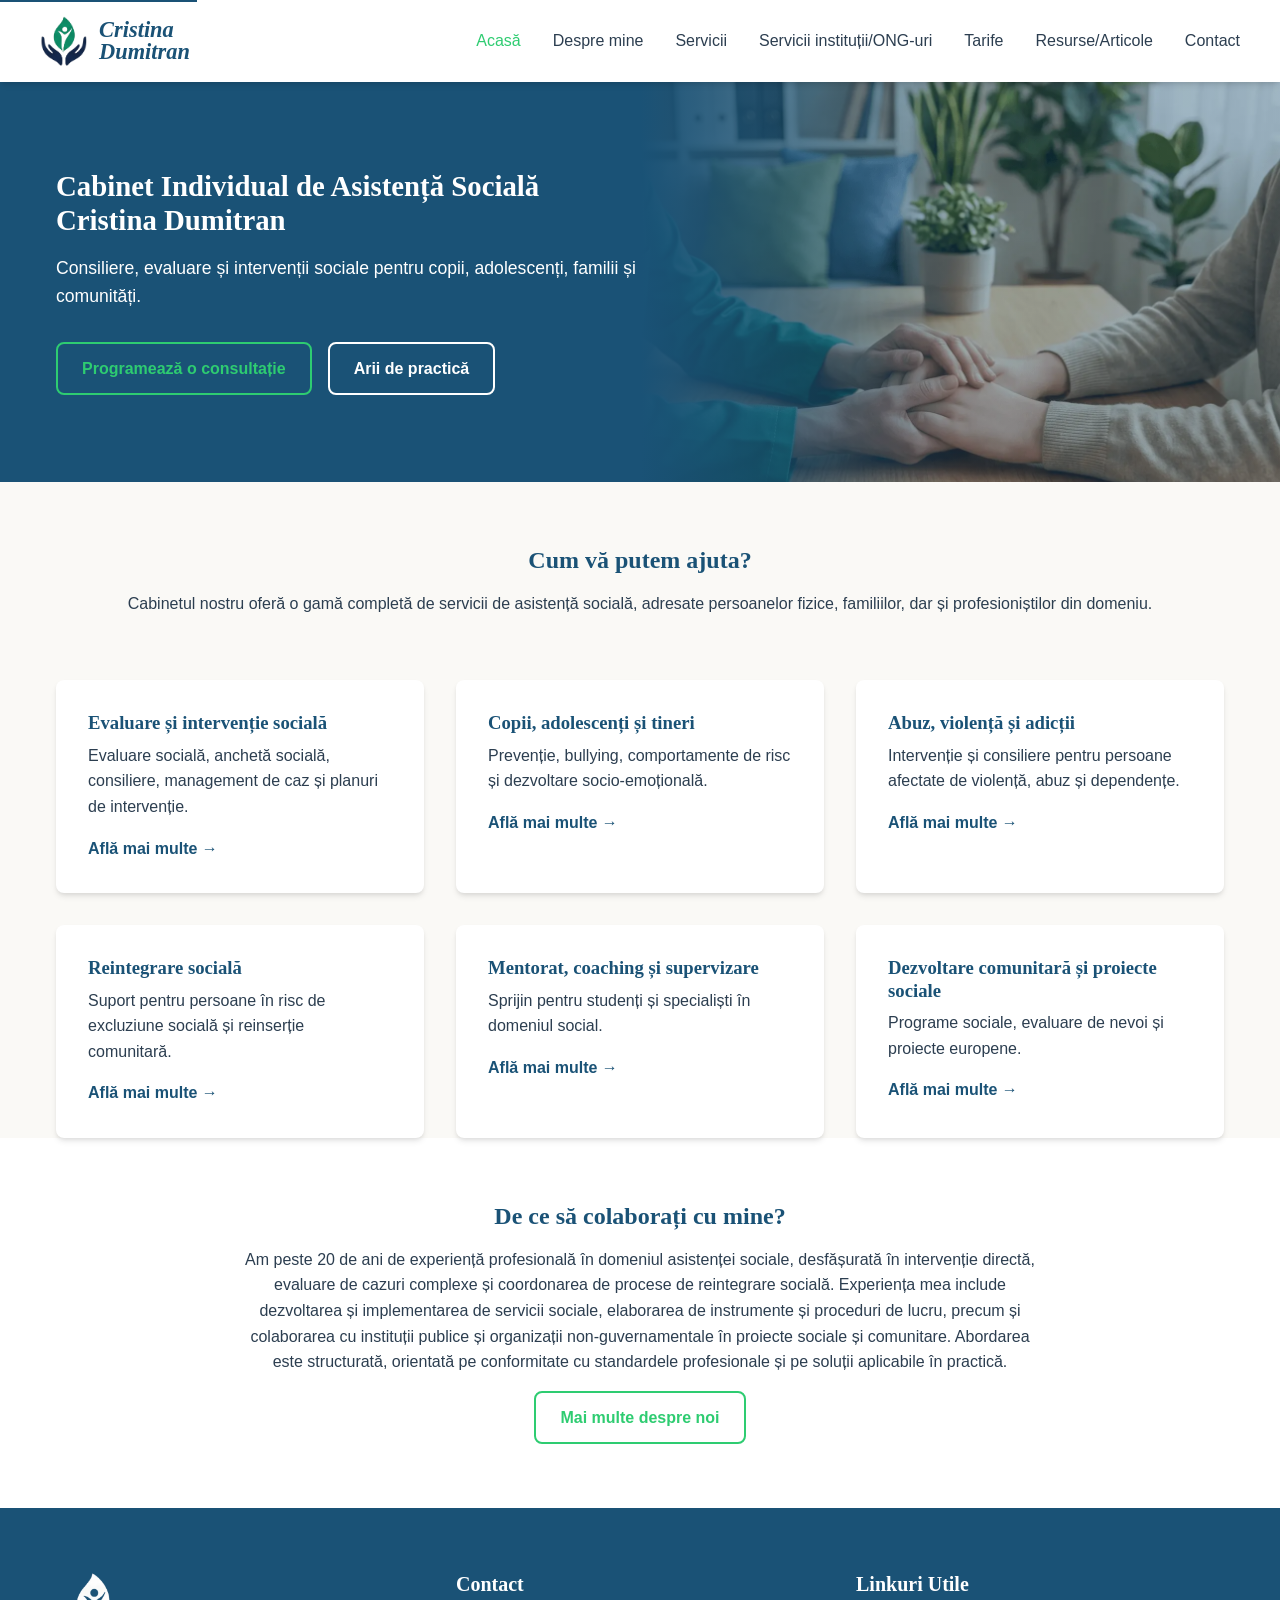
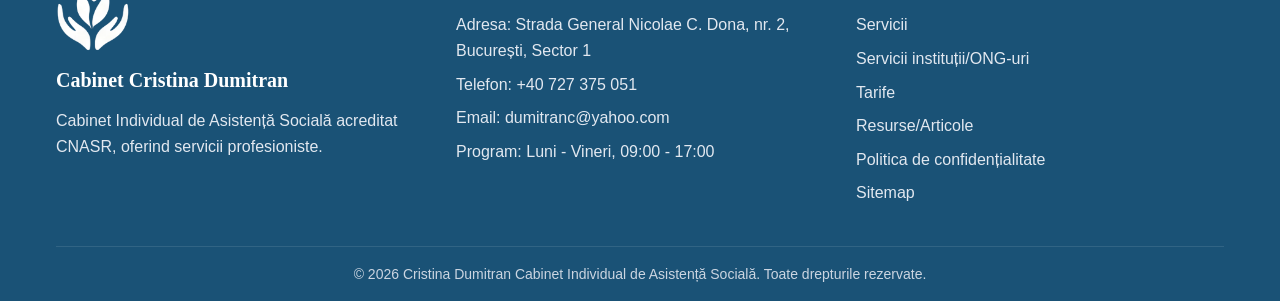
<file: index.html>
<!DOCTYPE html>
<html lang="ro">

<head>
  <meta charset="UTF-8" />
  <meta name="viewport" content="width=device-width, initial-scale=1.0" />

  <!-- SEO Meta -->
  <title>Cabinet Individual de Asistență Socială Cristina Dumitran</title>
  <meta name="description"
    content="Cabinet individual de asistență socială. Oferim servicii de consiliere socială, anchete sociale și evaluări. Contactați-ne pentru o programare." />
  <link rel="canonical" href="https://ciasdumitrancristina.ro/index.html" />

  <!-- Open Graph -->
  <meta property="og:title" content="Cabinet Individual de Asistență Socială Cristina Dumitran" />
  <meta property="og:description"
    content="Cabinet individual de asistență socială. Oferim servicii de consiliere socială, anchete sociale și evaluări." />
  <meta property="og:image" content="https://ciasdumitrancristina.ro/images/og-image.jpg" />
  <meta property="og:url" content="https://ciasdumitrancristina.ro/index.html" />
  <meta property="og:type" content="website" />
  <meta property="og:locale" content="ro_RO" />
  <meta property="og:site_name" content="Cristina Dumitran Cabinet Individual de Asistență Socială" />

  <!-- Twitter Card -->
  <meta name="twitter:card" content="summary_large_image" />
  <meta name="twitter:title" content="Cabinet Individual de Asistență Socială Cristina Dumitran" />
  <meta name="twitter:description"
    content="Cabinet individual de asistență socială. Oferim servicii de consiliere socială, anchete sociale și evaluări." />
  <meta name="twitter:image" content="https://ciasdumitrancristina.ro/images/og-image.jpg" />

  <!-- Geo tags for local SEO -->
  <meta name="geo.region" content="RO-B" />
  <meta name="geo.placename" content="Bucuresti" />
  <meta name="geo.position" content="44.4268;26.1025" />
  <meta name="ICBM" content="44.4268, 26.1025" />

  <!-- Favicon -->
  <link rel="icon" type="image/png" href="/favicon/favicon.png" />
  <link rel="apple-touch-icon" href="/favicon/favicon.png" />

  <!-- Preconnect -->
  <link rel="preconnect" href="https://formtorch.com" />

  <!-- Styles -->
  <link rel="stylesheet" href="/css/style.css" />
  <!-- Structured Data -->
  <script type="application/ld+json">
  {
    "@context": "https://schema.org",
    "@type": "ProfessionalService",
    "name": "Cristina Dumitran Cabinet Individual de Asistență Socială",
    "description": "Cabinet individual de asistență socială acreditat. Oferim servicii de consiliere socială, anchete sociale, evaluări sociale și supervizare.",
    "url": "https://ciasdumitrancristina.ro",
    "telephone": "+40 727 375 051",
    "email": "dumitranc@yahoo.com",
    "address": {
      "@type": "PostalAddress",
      "streetAddress": "Full street address",
      "addressLocality": "Bucuresti",
      "addressRegion": "Bucuresti",
      "postalCode": "Postal code",
      "addressCountry": "RO"
    },
    "geo": {
      "@type": "GeoCoordinates",
      "latitude": "44.4268",
      "longitude": "26.1025"
    },
    "openingHoursSpecification": [
      {
        "@type": "OpeningHoursSpecification",
        "dayOfWeek": ["Monday", "Tuesday", "Wednesday", "Thursday", "Friday"],
        "opens": "09:00",
        "closes": "17:00"
      }
    ],
    "image": "https://ciasdumitrancristina.ro/images/og-image.jpg",
    "priceRange": "$$",
    "areaServed": {
      "@type": "City",
      "name": "Bucuresti"
    }
  }
  </script>
</head>

<body>
  <a href="#main-content" class="skip-link">Salt la conținutul principal</a>

  <div id="header-placeholder"></div>

  <main id="main-content">
    <section class="hero">
      <div class="container">
        <div class="hero-content">
          <h1>Cabinet Individual de Asistență Socială<br>Cristina Dumitran</h1>
          <p>Consiliere, evaluare și intervenții sociale pentru copii, adolescenți, familii și comunități.</p>
          <div class="hero-btns" style="margin-top: 2rem;">
            <a href="/contact.html" class="btn btn-outline">Programează o consultație</a>
            <a href="/servicii.html" class="btn btn-outline" style="color: white; border-color: white;">Arii de
              practică</a>
          </div>
        </div>
      </div>
    </section>

    <section class="container">
      <div style="text-align: center; margin-bottom: var(--spacing-xl); margin-top: var(--spacing-lg);">
        <h2>Cum vă putem ajuta?</h2>
        <p>Cabinetul nostru oferă o gamă completă de servicii de asistență socială, adresate persoanelor
          fizice, familiilor, dar și profesioniștilor din domeniu.</p>
      </div>

      <div class="grid">
        <div class="card">
          <h3>Evaluare și intervenție socială</h3>
          <p>Evaluare socială, anchetă socială, consiliere, management de caz și planuri de intervenție.</p>
          <a href="/servicii.html" style="font-weight: bold; margin-top: 1rem; display: inline-block;">Află mai multe
            →</a>
        </div>
        <div class="card">
          <h3>Copii, adolescenți și tineri</h3>
          <p>Prevenție, bullying, comportamente de risc și dezvoltare socio-emoțională.</p>
          <a href="/servicii.html" style="font-weight: bold; margin-top: 1rem; display: inline-block;">Află mai multe
            →</a>
        </div>
        <div class="card">
          <h3>Abuz, violență și adicții</h3>
          <p>Intervenție și consiliere pentru persoane afectate de violență, abuz și dependențe.</p>
          <a href="/servicii.html" style="font-weight: bold; margin-top: 1rem; display: inline-block;">Află mai multe
            →</a>
        </div>
        <div class="card">
          <h3>Reintegrare socială</h3>
          <p>Suport pentru persoane în risc de excluziune socială și reinserție comunitară.</p>
          <a href="/servicii.html" style="font-weight: bold; margin-top: 1rem; display: inline-block;">Află mai multe
            →</a>
        </div>
        <div class="card">
          <h3>Mentorat, coaching și supervizare</h3>
          <p>Sprijin pentru studenți și specialiști în domeniul social.</p>
          <a href="/servicii.html" style="font-weight: bold; margin-top: 1rem; display: inline-block;">Află mai multe
            →</a>
        </div>
        <div class="card">
          <h3>Dezvoltare comunitară și proiecte sociale</h3>
          <p>Programe sociale, evaluare de nevoi și proiecte europene.</p>
          <a href="/servicii.html" style="font-weight: bold; margin-top: 1rem; display: inline-block;">Află mai multe
            →</a>
        </div>
      </div>
    </section>

    <section style="background-color: var(--color-surface); padding: var(--spacing-xl) 0;">
      <div class="container"
        style="display: grid; grid-template-columns: 1fr; gap: var(--spacing-lg); align-items: center;">
        <div style="text-align: center; max-width: 800px; margin: 0 auto;">
          <h2>De ce să colaborați cu mine?</h2>
          <p style="margin-bottom: var(--spacing-md);">Am peste 20 de ani de experiență profesională în domeniul
            asistenței sociale, desfășurată în intervenție directă, evaluare de cazuri complexe și coordonarea de
            procese de reintegrare socială. Experiența mea include dezvoltarea și implementarea de servicii sociale,
            elaborarea de instrumente și proceduri de lucru, precum și colaborarea cu instituții publice și organizații
            non-guvernamentale în proiecte sociale și comunitare. Abordarea este structurată, orientată pe conformitate
            cu standardele profesionale și pe soluții aplicabile în practică.
          </p>
          <a href="/despre-noi.html" class="btn btn-outline">Mai multe despre noi</a>
        </div>
      </div>
    </section>
  </main>

  <div id="footer-placeholder"></div>

  <script src="/js/main.js" defer></script>
</body>

</html>
</file>
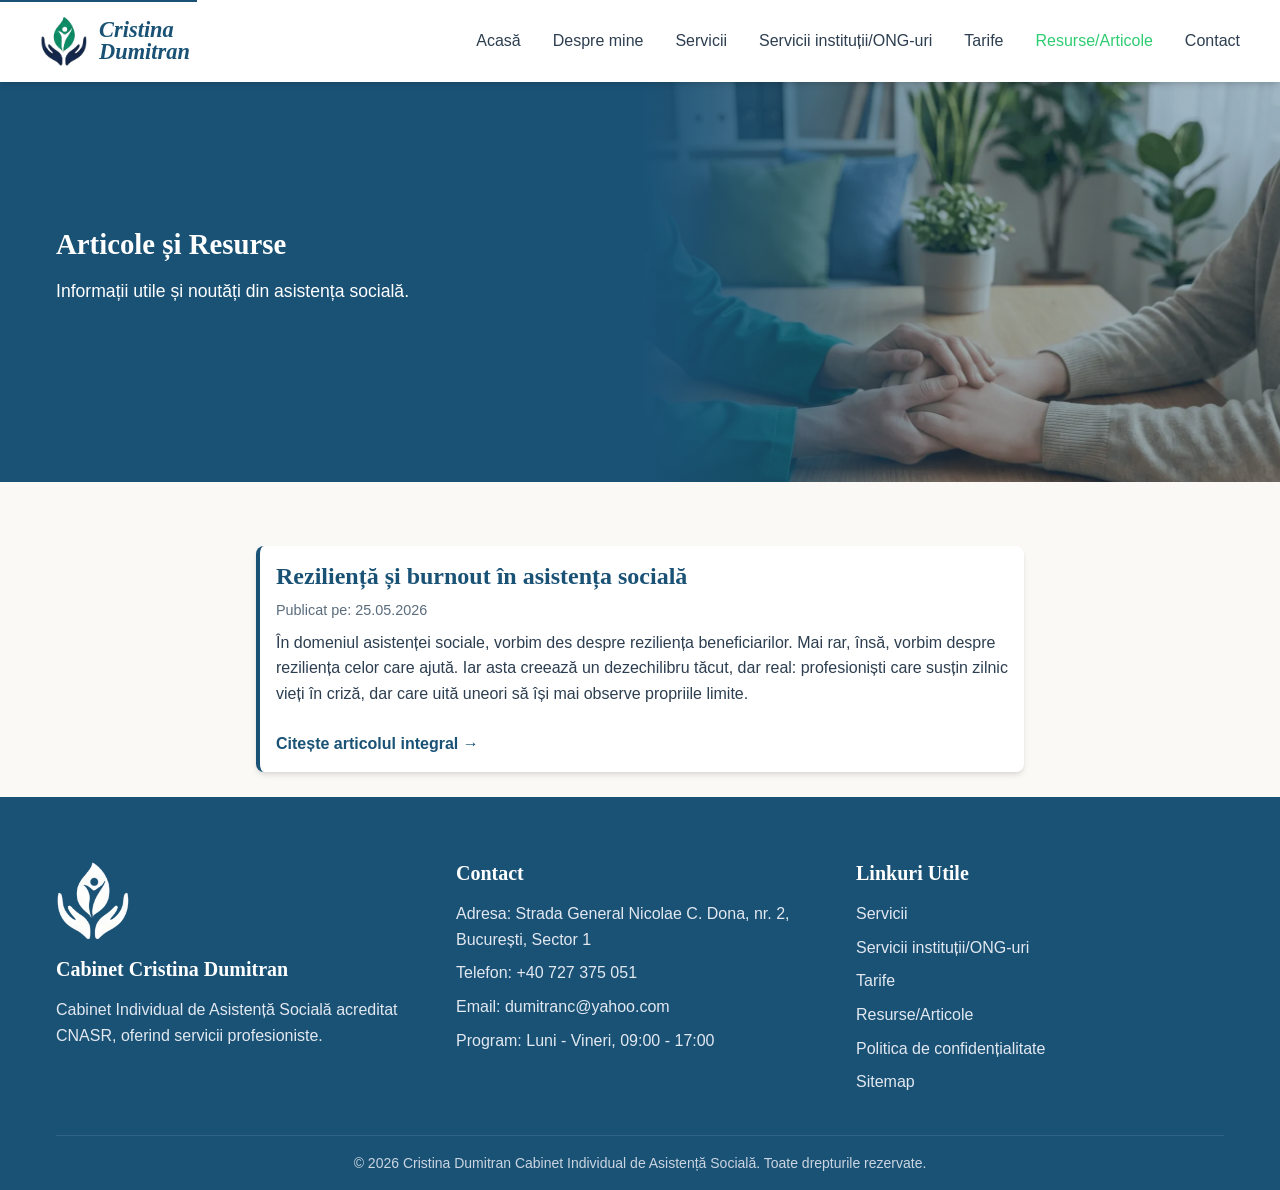
<file: articole/index.html>
<!DOCTYPE html>
<html lang="ro">

<head>
  <meta charset="UTF-8" />
  <meta name="viewport" content="width=device-width, initial-scale=1.0" />
  <title>Articole și Resurse | Cabinet Asistență Socială Cristina Dumitran</title>
  <meta name="description"
    content="Articole, noutăți și resurse din domeniul asistenței sociale, redactate de Cristina Dumitran." />
  <link rel="canonical" href="https://ciasdumitrancristina.ro/articole/index.html" />
  <link rel="icon" type="image/png" href="/favicon/favicon.png" />
  <link rel="apple-touch-icon" href="/favicon/favicon.png" />
  <link rel="stylesheet" href="/css/style.css" />
</head>

<body>
  <a href="#main-content" class="skip-link">Salt la conținutul principal</a>

  <div id="header-placeholder"></div>

  <main id="main-content">
    <section class="hero">
      <div class="container">
        <div class="hero-content">
          <h1>Articole și Resurse</h1>
          <p>Informații utile și noutăți din asistența socială.</p>
        </div>
      </div>
    </section>

    <div class="container content-wrapper">
      <div id="articles-container" class="grid"
        style="grid-template-columns: 1fr; gap: var(--spacing-lg); margin-bottom: 25px;">
        <p>Se încarcă articolele...</p>
      </div>
    </div>
  </main>

  <div id="footer-placeholder"></div>

  <script src="/js/main.js" defer></script>
  <script>
    document.addEventListener('DOMContentLoaded', async () => {
      const container = document.getElementById('articles-container');
      try {
        const res = await fetch('lista-articole.json?v=' + new Date().getTime());
        if (!res.ok) throw new Error('Nu am putut încărca articolele.');
        const data = await res.json();
        const articole = data.articole_list || [];

        container.innerHTML = '';
        if (articole.length === 0) {
          container.innerHTML = '<p>În curând vom publica primul nostru articol. Vă rugăm să reveniți!</p>';
          return;
        }

        articole.forEach(art => {
          const articleEl = document.createElement('article');
          articleEl.className = 'card';
          articleEl.style.padding = 'var(--spacing-md)';
          articleEl.style.borderLeft = '4px solid var(--color-primary)';

          articleEl.innerHTML = `
            <h2 style="margin-bottom: var(--spacing-sm);"><a href="articol.html?id=${art.id}">${art.title}</a></h2>
            <p style="color: var(--color-text-light); font-size: 0.9em; margin-bottom: var(--spacing-sm);">
              Publicat pe: ${art.date}
            </p>
            <p>${art.description}</p>
            <a href="articol.html?id=${art.id}" style="display: inline-block; margin-top: var(--spacing-sm); font-weight: bold;">Citește articolul integral →</a>
          `;
          container.appendChild(articleEl);
        });
      } catch (e) {
        container.innerHTML = '<p>A apărut o eroare la afișarea articolelor. Vă rugăm reveniți mai târziu.</p>';
        console.error(e);
      }
    });
  </script>
</body>

</html>
</file>
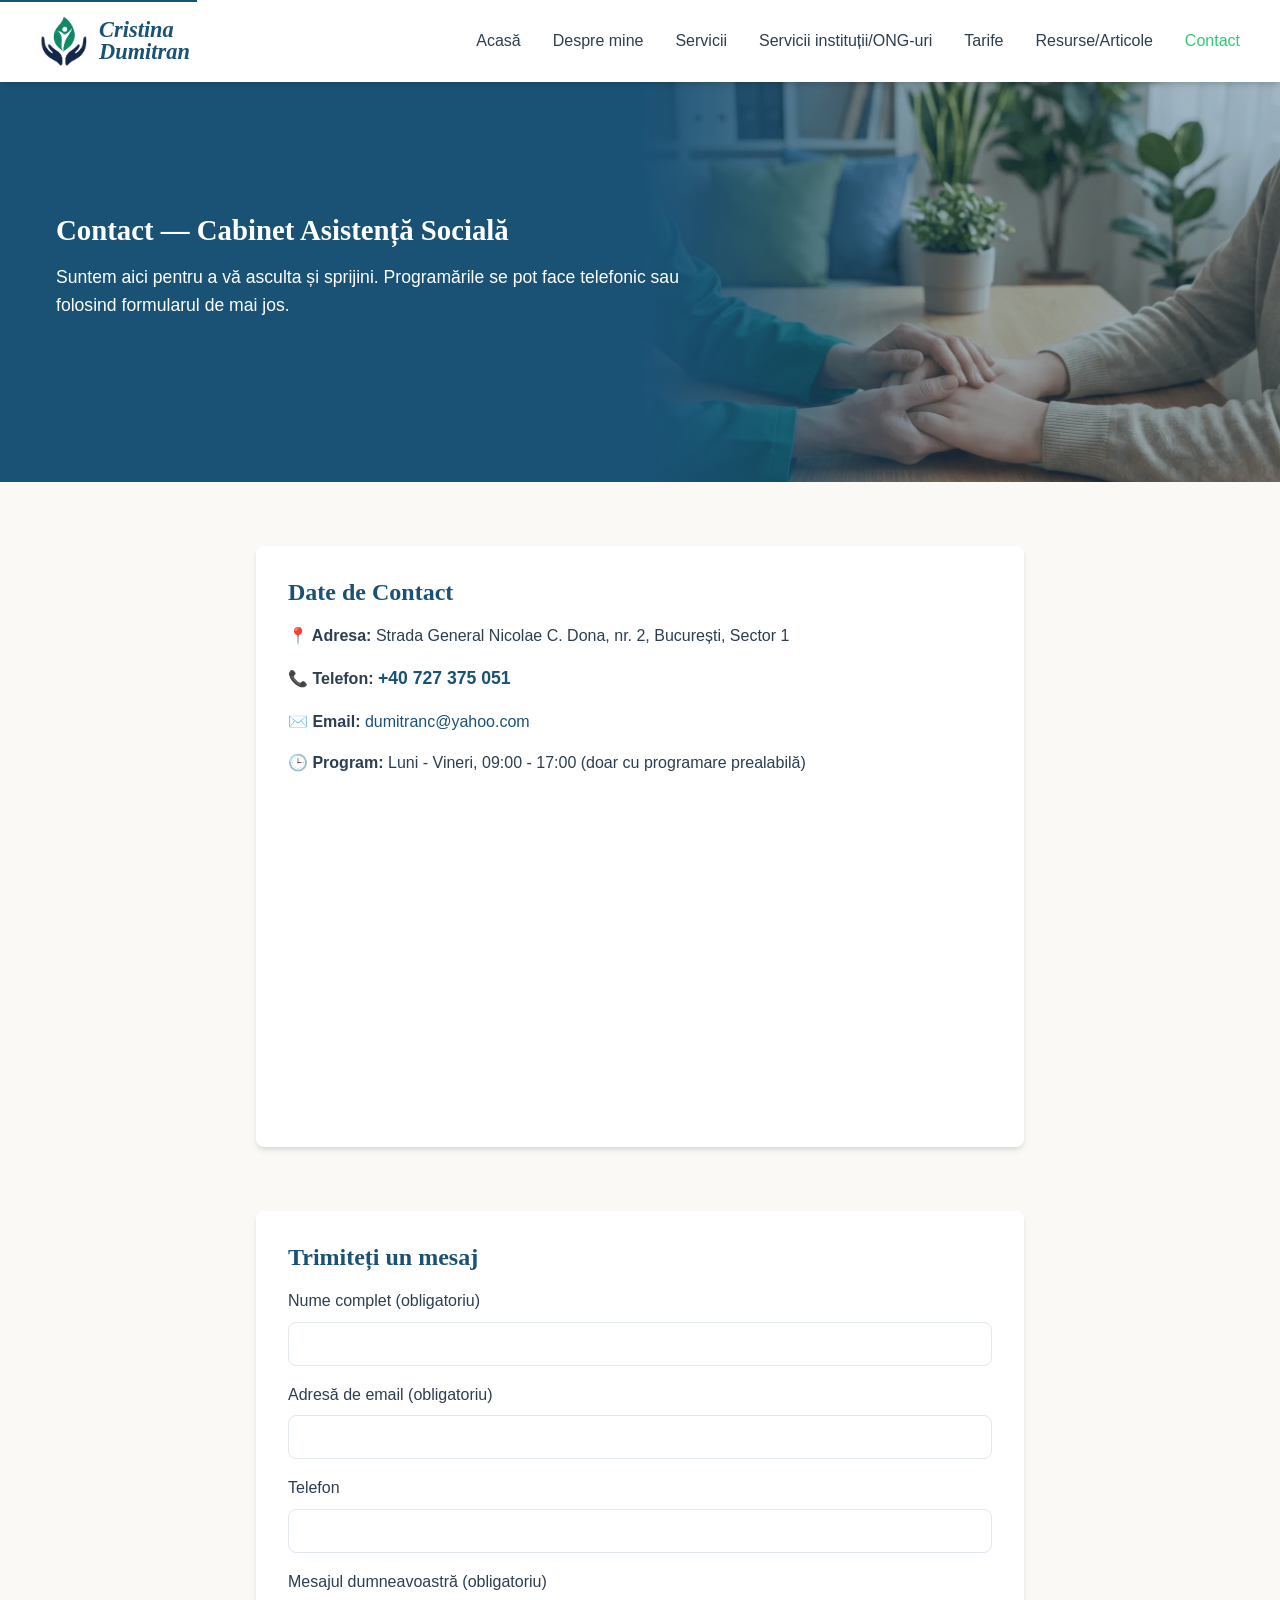
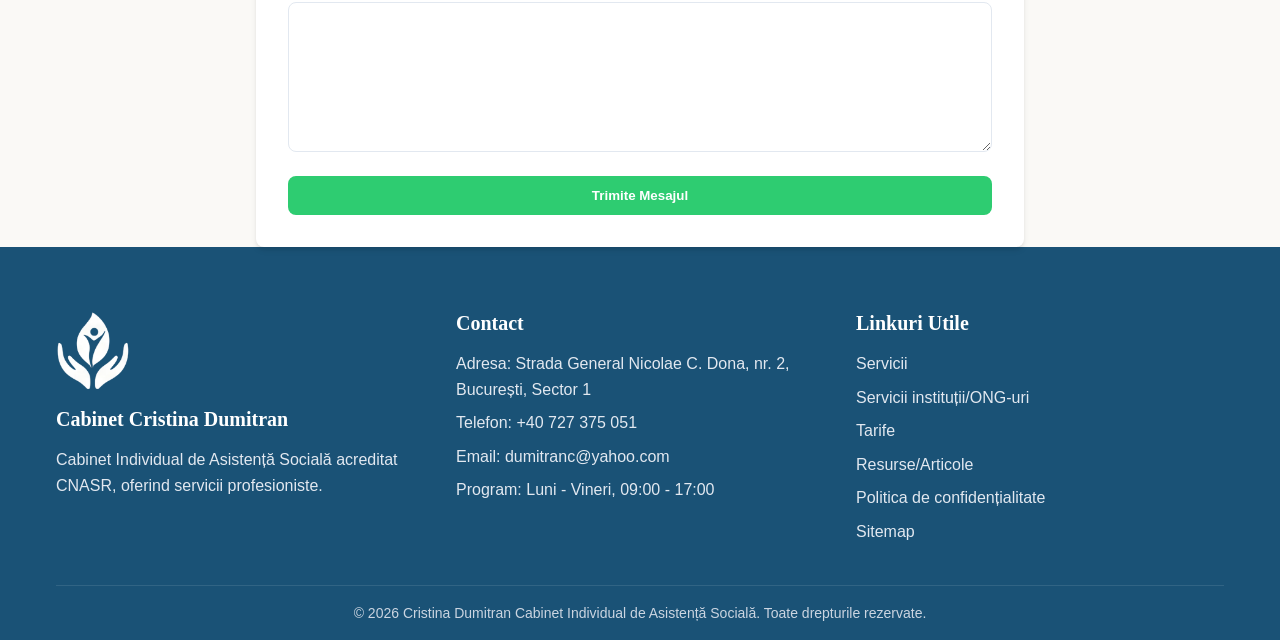
<file: contact.html>
<!DOCTYPE html>
<html lang="ro">

<head>
  <meta charset="UTF-8" />
  <meta name="viewport" content="width=device-width, initial-scale=1.0" />
  <title>Contact — Cabinet Asistență Socială București | Cristina Dumitran</title>
  <meta name="description"
    content="Contactați Cabinetul Individual de Asistență Socială Cristina Dumitran în București pentru consiliere și anchete sociale. Telefon: +40 727 375 051." />
  <link rel="canonical" href="https://ciasdumitrancristina.ro/contact.html" />

  <meta property="og:title" content="Contact — Cabinet Asistență Socială Cristina Dumitran" />
  <meta property="og:description"
    content="Contactați-ne pentru programări și detalii despre serviciile noastre de asistență socială." />
  <meta property="og:image" content="https://ciasdumitrancristina.ro/images/og-image.jpg" />
  <meta property="og:url" content="https://ciasdumitrancristina.ro/contact.html" />
  <meta property="og:type" content="website" />
  <meta property="og:locale" content="ro_RO" />

  <link rel="icon" type="image/png" href="/favicon/favicon.png" />
  <link rel="apple-touch-icon" href="/favicon/favicon.png" />
  <link rel="stylesheet" href="/css/style.css" />

  <script type="application/ld+json">
  {
    "@context": "https://schema.org",
    "@type": "ContactPage",
    "name": "Contact Cabinet Asistență Socială",
    "description": "Pagină de contact pentru cabinetul de asistență socială din București.",
    "publisher": {
      "@type": "ProfessionalService",
      "name": "Cristina Dumitran Cabinet Individual de Asistență Socială"
    }
  }
  </script>
</head>

<body>
  <a href="#main-content" class="skip-link">Salt la conținutul principal</a>
  <div id="header-placeholder"></div>

  <main id="main-content">
    <section class="hero">
      <div class="container">
        <div class="hero-content">
          <h1>Contact — Cabinet Asistență Socială</h1>
          <p>Suntem aici pentru a vă asculta și sprijini. Programările se pot face telefonic sau folosind formularul de
            mai jos.</p>
        </div>
      </div>
    </section>

    <div class="container content-wrapper">
      <div class="grid" style="grid-template-columns: 1fr; gap: var(--spacing-xl);">

        <!-- Contact Info & Map -->
        <div
          style="background-color: var(--color-surface); padding: var(--spacing-lg); border-radius: var(--radius); box-shadow: var(--shadow);">
          <h2>Date de Contact</h2>
          <ul style="list-style: none; margin-left: 0; margin-bottom: var(--spacing-lg);">
            <li style="margin-bottom: var(--spacing-md);"><strong>📍 Adresa:</strong> Strada General Nicolae C. Dona,
              nr. 2, București, Sector 1
            </li>
            <li style="margin-bottom: var(--spacing-md);"><strong>📞 Telefon:</strong> <a href="tel:+40727375051"
                style="font-size: 1.1rem; font-weight: bold;">+40 727 375 051</a></li>
            <li style="margin-bottom: var(--spacing-md);"><strong>✉️ Email:</strong> <a
                href="mailto:dumitranc@yahoo.com">dumitranc@yahoo.com</a></li>
            <li style="margin-bottom: var(--spacing-md);"><strong>🕒 Program:</strong> Luni - Vineri, 09:00 - 17:00
              (doar cu programare prealabilă)</li>
          </ul>

          <div style="margin-top: var(--spacing-lg);">
            <!-- Iframe Placeholder Google Maps -->

            <iframe
              src="https://www.google.com/maps/embed?pb=!1m18!1m12!1m3!1d2848.5969926412395!2d26.087856799999997!3d44.4414284!2m3!1f0!2f0!3f0!3m2!1i1024!2i768!4f13.1!3m3!1m2!1s0x40b1ff650679322b%3A0xa9d56d49f665557c!2sCabinet%20Individual%20de%20Asistenta%20Sociala%20Cristina%20Dumitran!5e0!3m2!1sen!2sro!4v1779559169412!5m2!1sen!2sro"
              width="100%" height="300" style="border:0; border-radius: var(--radius);" allowfullscreen=""
              loading="lazy">
            </iframe>
          </div>
        </div>

        <!-- Contact Form -->
        <div
          style="background-color: var(--color-surface); padding: var(--spacing-lg); border-radius: var(--radius); box-shadow: var(--shadow);">
          <h2>Trimiteți un mesaj</h2>
          <form action="https://formtorch.com/f/1rl0qbzglb" method="POST" id="contact-form">
            <div class="form-group">
              <label for="name">Nume complet (obligatoriu)</label>
              <input type="text" id="name" name="name" class="form-control" required>
            </div>
            <div class="form-group">
              <label for="email">Adresă de email (obligatoriu)</label>
              <input type="email" id="email" name="email" class="form-control" required>
            </div>
            <div class="form-group">
              <label for="phone">Telefon</label>
              <input type="tel" id="phone" name="phone" class="form-control">
            </div>
            <div class="form-group">
              <label for="message">Mesajul dumneavoastră (obligatoriu)</label>
              <textarea id="message" name="message" class="form-control" required></textarea>
            </div>

            <!-- Honeypot -->
            <input type="checkbox" name="botcheck" class="sr-only" tabindex="-1" autocomplete="off">

            <button type="submit" class="btn" style="width: 100%;">Trimite Mesajul</button>
            <div id="form-status" class="form-status"></div>
          </form>
        </div>

      </div>
    </div>
  </main>

  <div id="footer-placeholder"></div>
  <script src="/js/main.js" defer></script>
</body>

</html>
</file>
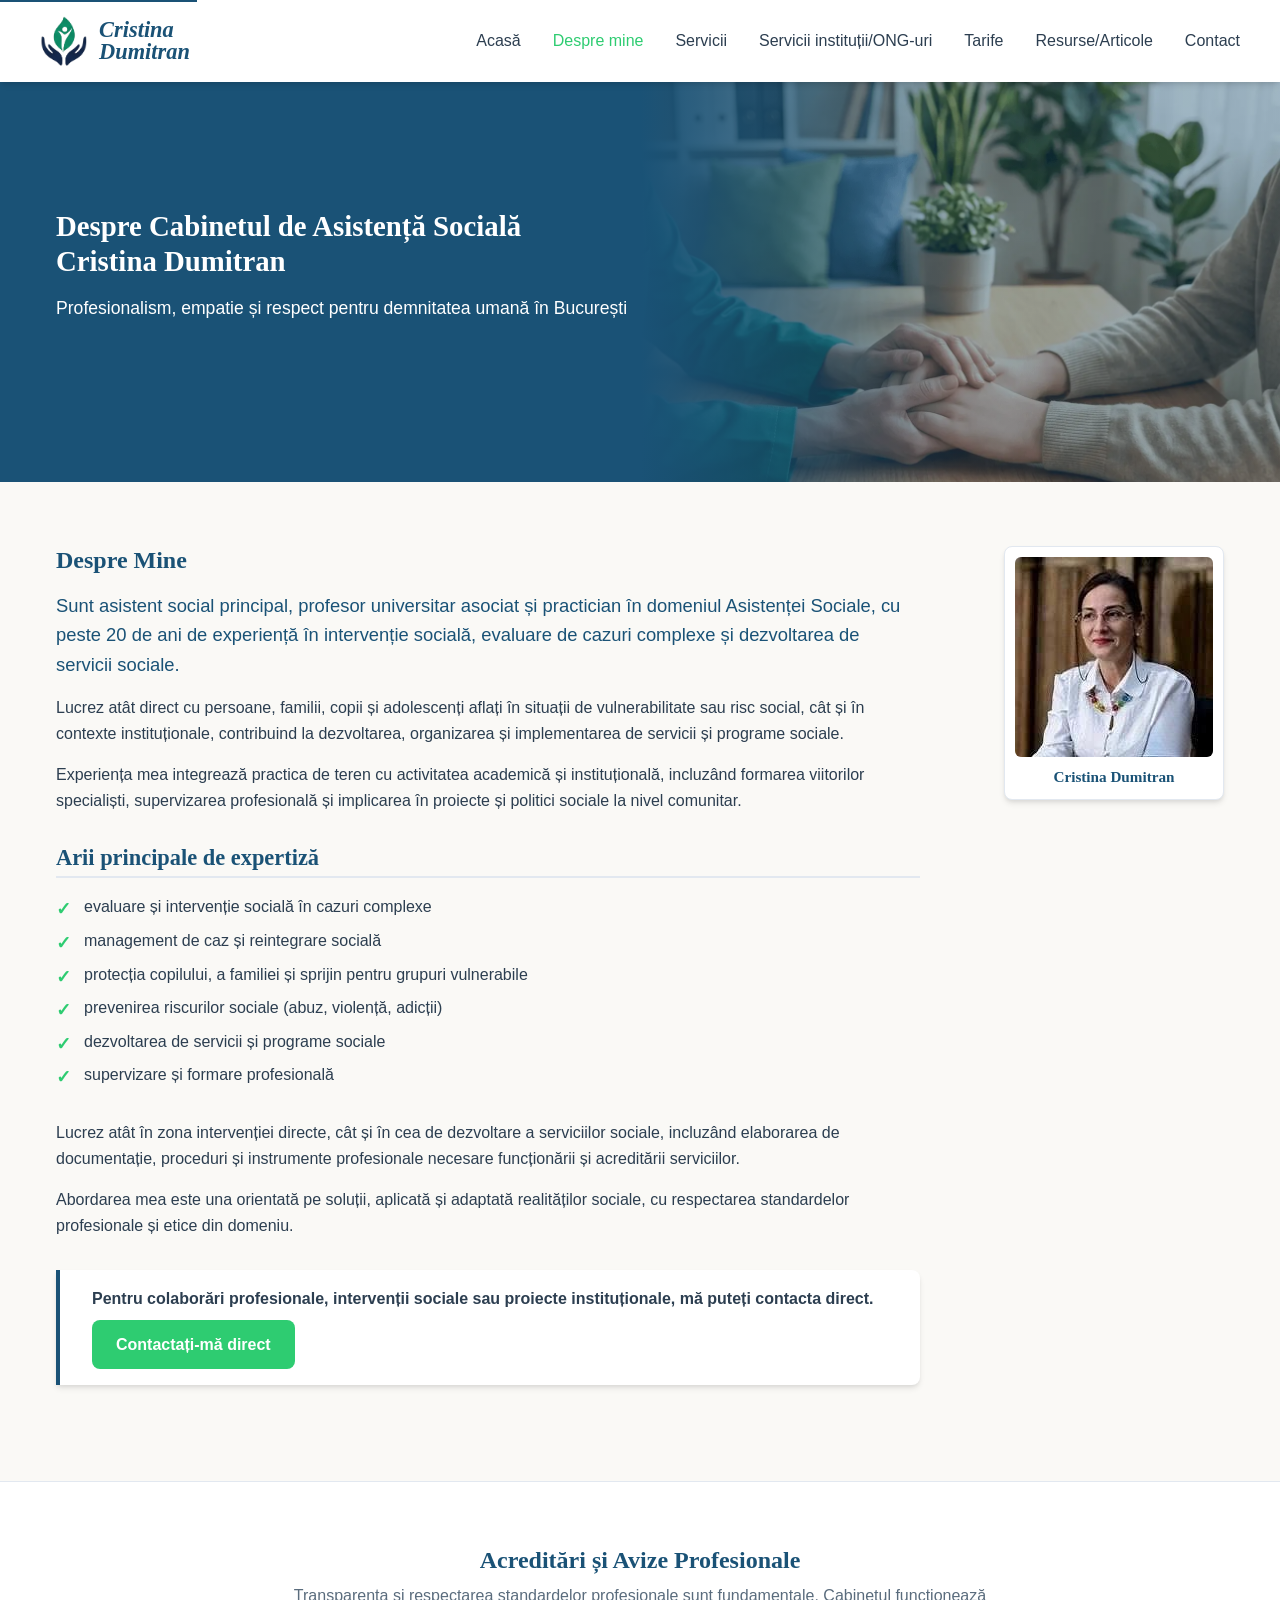
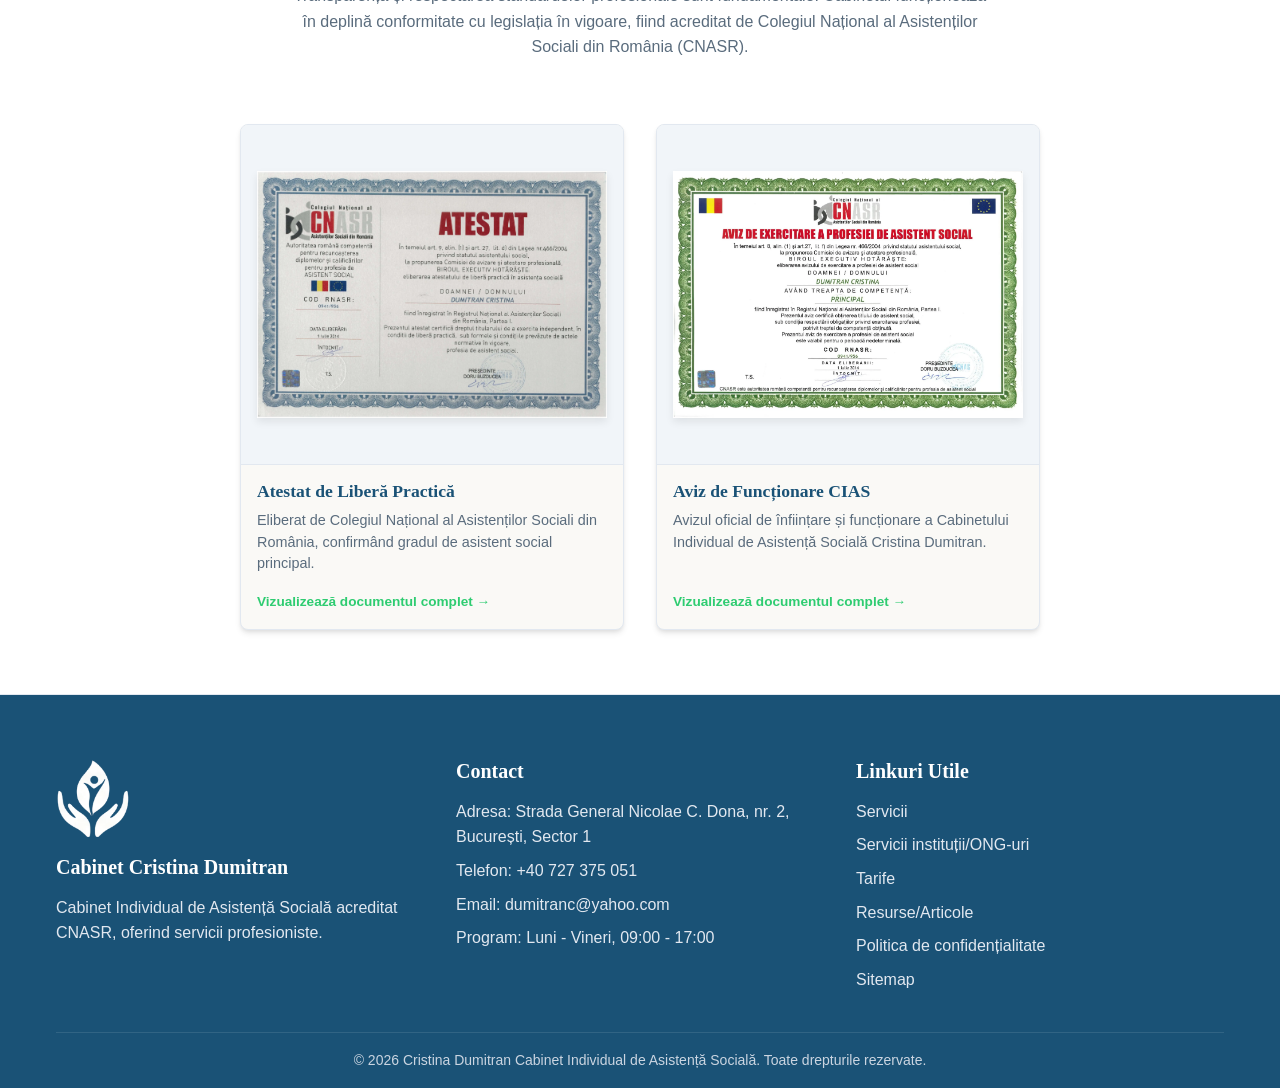
<file: despre-noi.html>
<!DOCTYPE html>
<html lang="ro">
<head>
  <meta charset="UTF-8" />
  <meta name="viewport" content="width=device-width, initial-scale=1.0" />
  <title>Despre Cabinetul de Asistență Socială Cristina Dumitran — București</title>
  <meta name="description" content="Aflați mai multe despre experiența, calificările și misiunea Cabinetului Individual de Asistență Socială Cristina Dumitran din București. Acreditat CNASR." />
  <link rel="canonical" href="https://ciasdumitrancristina.ro/despre-noi.html" />
  
  <meta property="og:title" content="Despre Cabinetul de Asistență Socială Cristina Dumitran" />
  <meta property="og:description" content="Aflați mai multe despre experiența, calificările și misiunea Cabinetului Individual de Asistență Socială Cristina Dumitran din București." />
  <meta property="og:image" content="https://ciasdumitrancristina.ro/images/og-image.jpg" />
  <meta property="og:url" content="https://ciasdumitrancristina.ro/despre-noi.html" />
  <meta property="og:type" content="website" />
  <meta property="og:locale" content="ro_RO" />
  
  <link rel="icon" type="image/png" href="/favicon/favicon.png" />
  <link rel="apple-touch-icon" href="/favicon/favicon.png" />
  <link rel="stylesheet" href="/css/style.css" />
  
  <script type="application/ld+json">
  {
    "@context": "https://schema.org",
    "@type": "ProfessionalService",
    "name": "Cristina Dumitran Cabinet Individual de Asistență Socială",
    "description": "Cabinet individual de asistență socială acreditat în Bucuresti.",
    "url": "https://ciasdumitrancristina.ro/despre-noi.html",
    "telephone": "+40 727 375 051"
  }
  </script>
</head>
<body>
  <a href="#main-content" class="skip-link">Salt la conținutul principal</a>
  <div id="header-placeholder"></div>
  
  <main id="main-content">
    <section class="hero">
      <div class="container">
        <div class="hero-content">
          <h1>Despre Cabinetul de Asistență Socială<br>Cristina Dumitran</h1>
          <p>Profesionalism, empatie și respect pentru demnitatea umană în București</p>
        </div>
      </div>
    </section>
    
    <section class="container profile-section">
      <div class="profile-grid">
        <!-- Coloana Stângă: Textul de prezentare -->
        <div class="profile-text">
          <h2>Despre Mine</h2>
          <p class="lead">Sunt asistent social principal, profesor universitar asociat și practician în domeniul Asistenței Sociale, cu peste 20 de ani de experiență în intervenție socială, evaluare de cazuri complexe și dezvoltarea de servicii sociale.</p>
          
          <p>Lucrez atât direct cu persoane, familii, copii și adolescenți aflați în situații de vulnerabilitate sau risc social, cât și în contexte instituționale, contribuind la dezvoltarea, organizarea și implementarea de servicii și programe sociale.</p>
          
          <p>Experiența mea integrează practica de teren cu activitatea academică și instituțională, incluzând formarea viitorilor specialiști, supervizarea profesională și implicarea în proiecte și politici sociale la nivel comunitar.</p>
          
          <h2 class="section-subtitle">Arii principale de expertiză</h2>
          <ul class="expertise-list">
            <li>evaluare și intervenție socială în cazuri complexe</li>
            <li>management de caz și reintegrare socială</li>
            <li>protecția copilului, a familiei și sprijin pentru grupuri vulnerabile</li>
            <li>prevenirea riscurilor sociale (abuz, violență, adicții)</li>
            <li>dezvoltarea de servicii și programe sociale</li>
            <li>supervizare și formare profesională</li>
          </ul>
          
          <p>Lucrez atât în zona intervenției directe, cât și în cea de dezvoltare a serviciilor sociale, incluzând elaborarea de documentație, proceduri și instrumente profesionale necesare funcționării și acreditării serviciilor.</p>
          
          <p>Abordarea mea este una orientată pe soluții, aplicată și adaptată realităților sociale, cu respectarea standardelor profesionale și etice din domeniu.</p>
          
          <div class="cta-block">
            <p>Pentru colaborări profesionale, intervenții sociale sau proiecte instituționale, mă puteți contacta direct.</p>
            <a href="/contact.html" class="btn">Contactați-mă direct</a>
          </div>
        </div>
        
        <!-- Coloana Dreapta: Fotografia de profil mică -->
        <aside class="profile-aside">
          <div class="profile-img-card">
            <picture>
              <img src="/images/poza mea.jpeg" alt="Cristina Dumitran — Asistent Social Principal București" width="200" height="200" class="profile-img" loading="eager" />
            </picture>
            <span class="profile-img-caption">Cristina Dumitran</span>
          </div>
        </aside>
      </div>
    </section>

    <!-- Secțiunea Atestate sub ele -->
    <section class="credentials-section">
      <div class="container">
        <h2>Acreditări și Avize Profesionale</h2>
        <p class="section-intro">Transparența și respectarea standardelor profesionale sunt fundamentale. Cabinetul funcționează în deplină conformitate cu legislația în vigoare, fiind acreditat de Colegiul Național al Asistenților Sociali din România (CNASR).</p>
        
        <div class="credentials-grid">
          <a href="/images/atestat.webp" target="_blank" class="credential-card" aria-label="Deschide Atestatul de liberă practică CNASR în tab nou">
            <div class="credential-img-wrapper">
              <img src="/images/atestat.webp" alt="Atestat de liberă practică Cristina Dumitran CNASR" width="300" height="420" loading="lazy" />
            </div>
            <div class="credential-info">
              <h3>Atestat de Liberă Practică</h3>
              <p>Eliberat de Colegiul Național al Asistenților Sociali din România, confirmând gradul de asistent social principal.</p>
              <span class="view-link">Vizualizează documentul complet &rarr;</span>
            </div>
          </a>
          
          <a href="/images/aviz.webp" target="_blank" class="credential-card" aria-label="Deschide Avizul de funcționare a cabinetului în tab nou">
            <div class="credential-img-wrapper">
              <img src="/images/aviz.webp" alt="Aviz de funcționare Cabinet Individual de Asistență Socială" width="300" height="420" loading="lazy" />
            </div>
            <div class="credential-info">
              <h3>Aviz de Funcționare CIAS</h3>
              <p>Avizul oficial de înființare și funcționare a Cabinetului Individual de Asistență Socială Cristina Dumitran.</p>
              <span class="view-link">Vizualizează documentul complet &rarr;</span>
            </div>
          </a>
        </div>
      </div>
    </section>
  </main>
  
  <div id="footer-placeholder"></div>
  <script src="/js/main.js" defer></script>
</body>
</html>
</file>
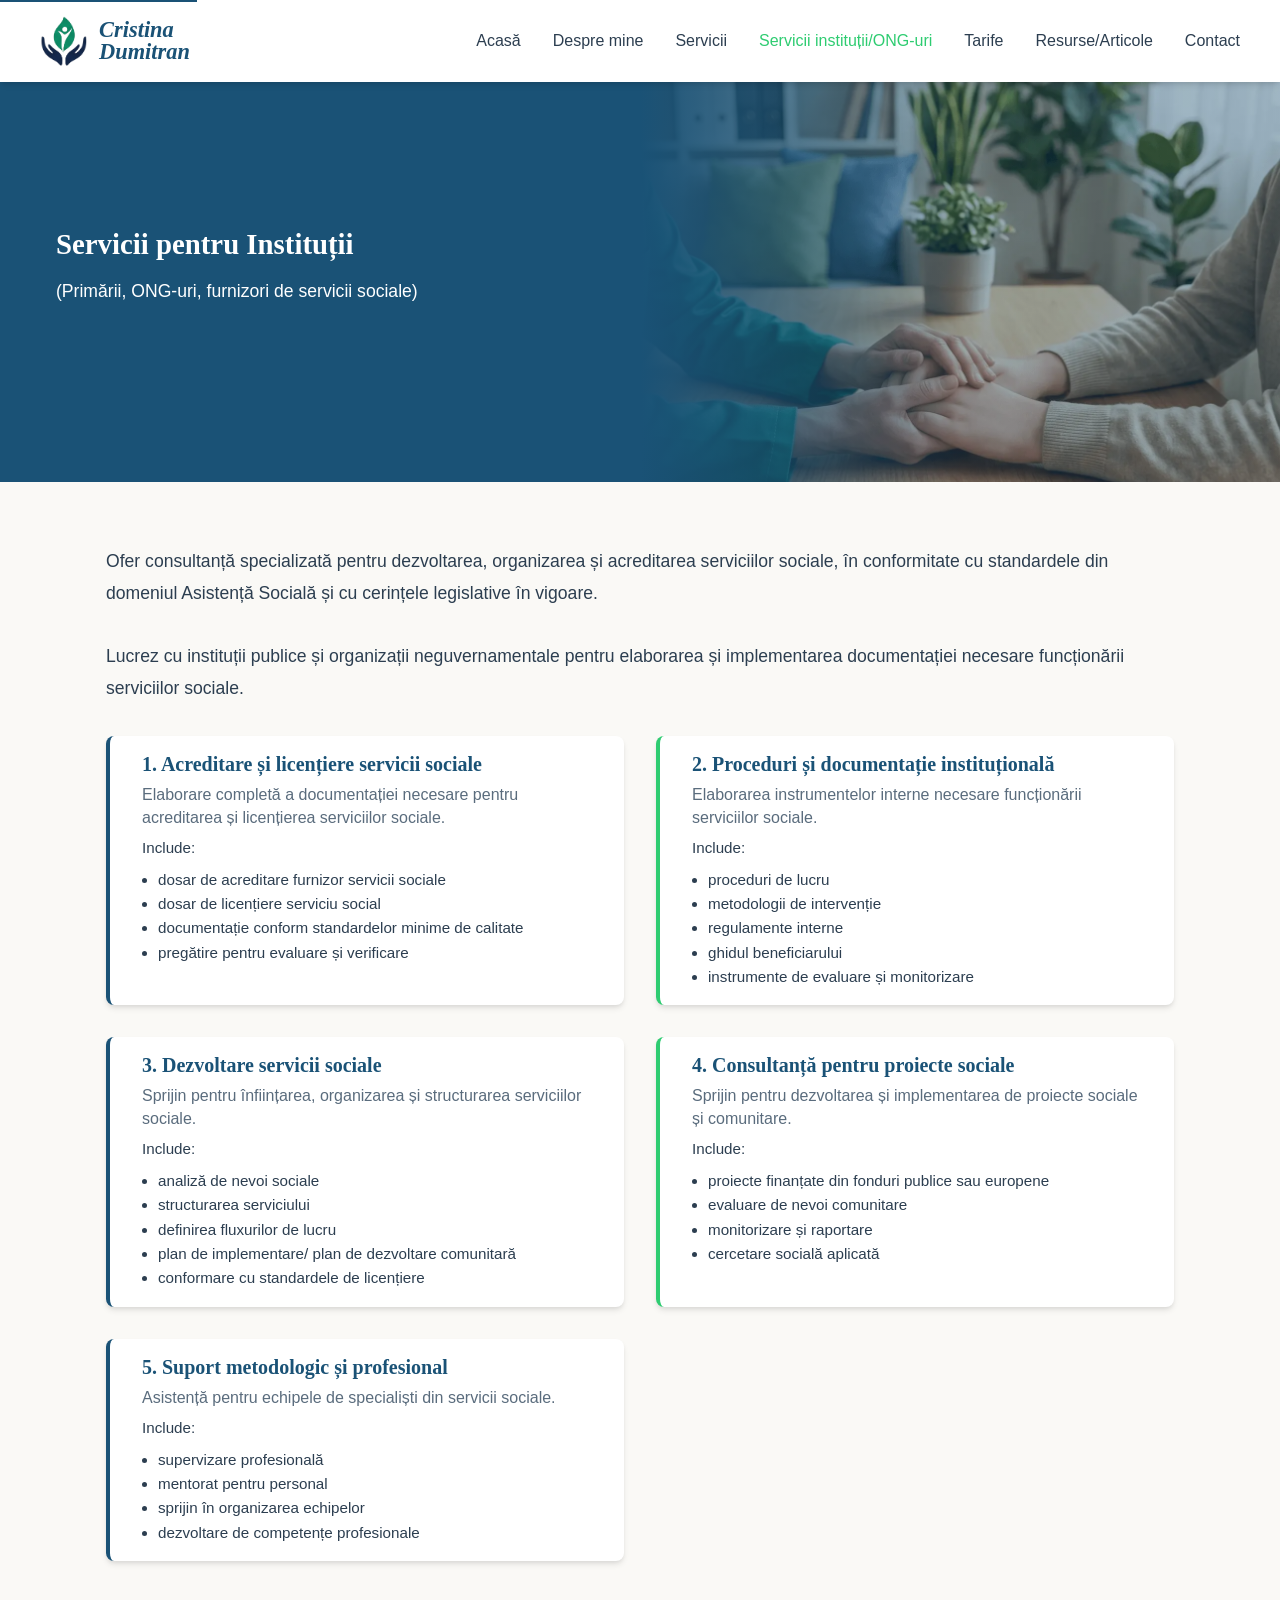
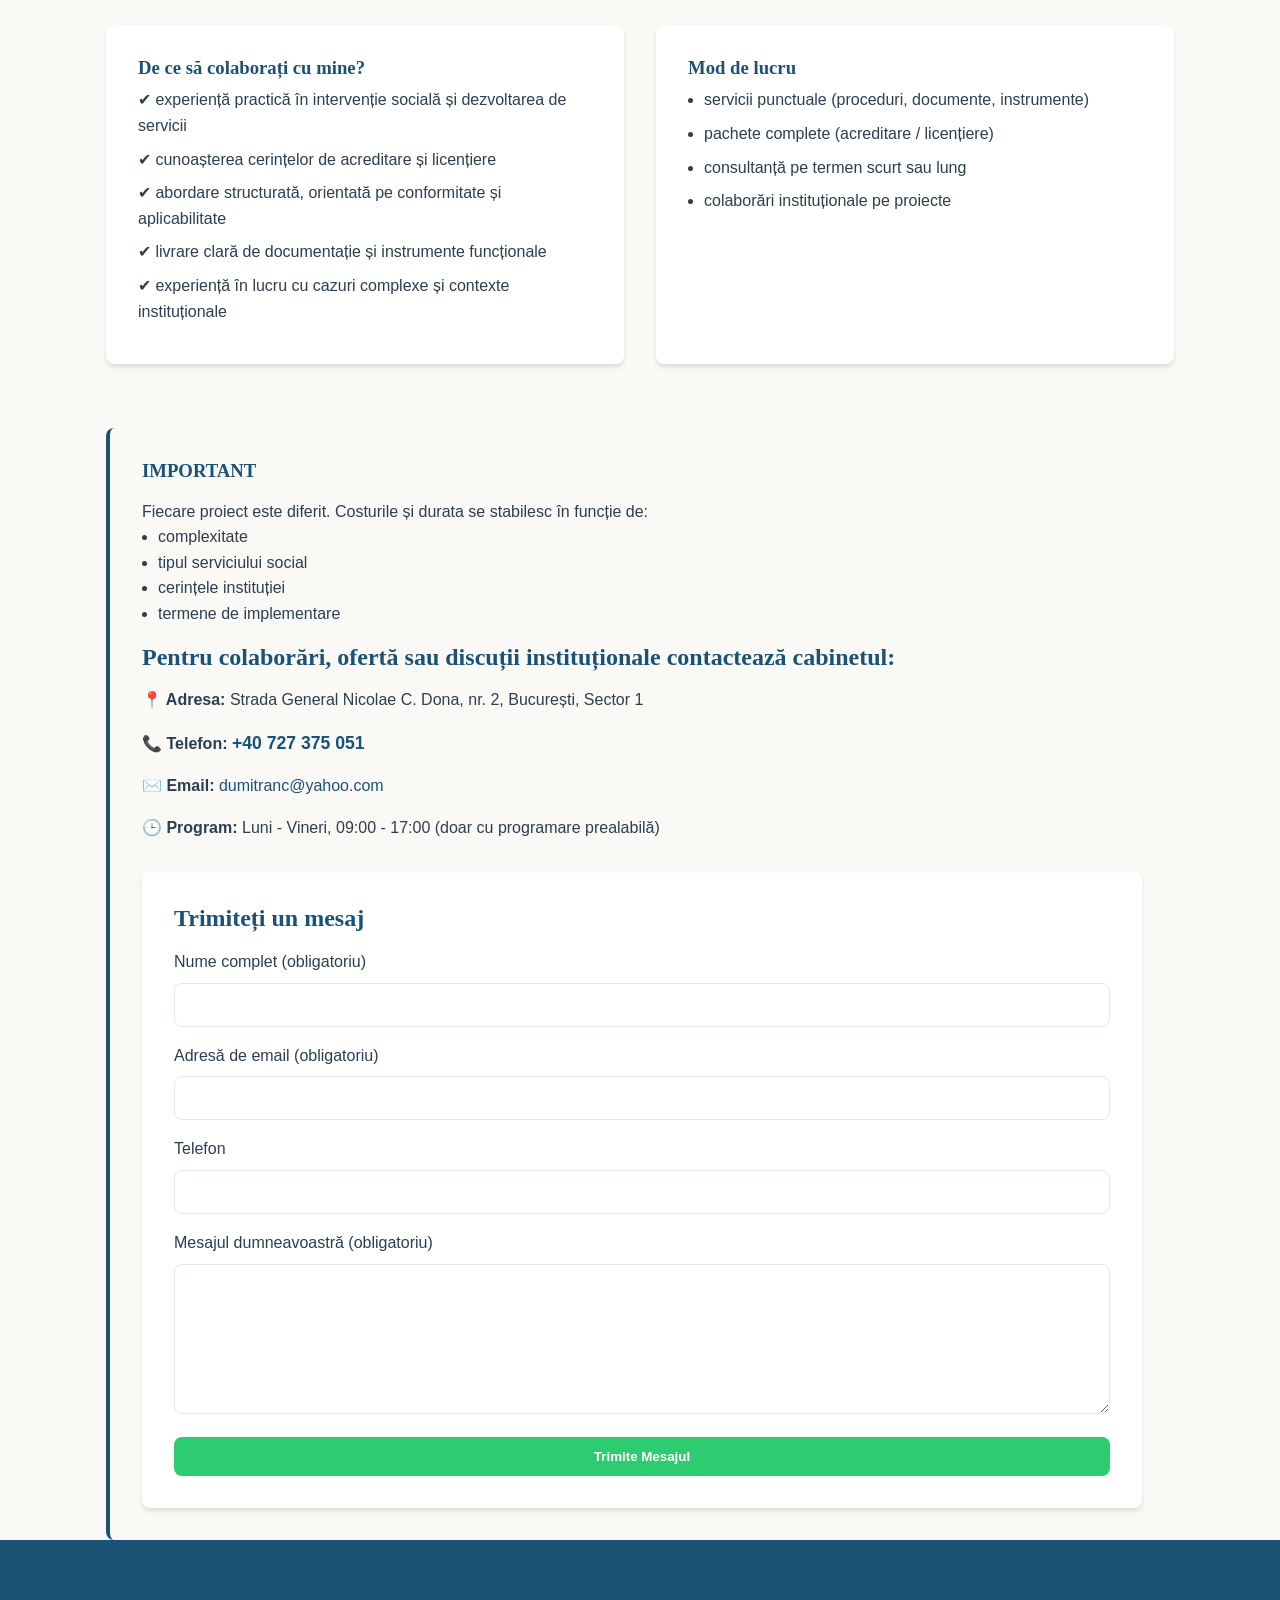
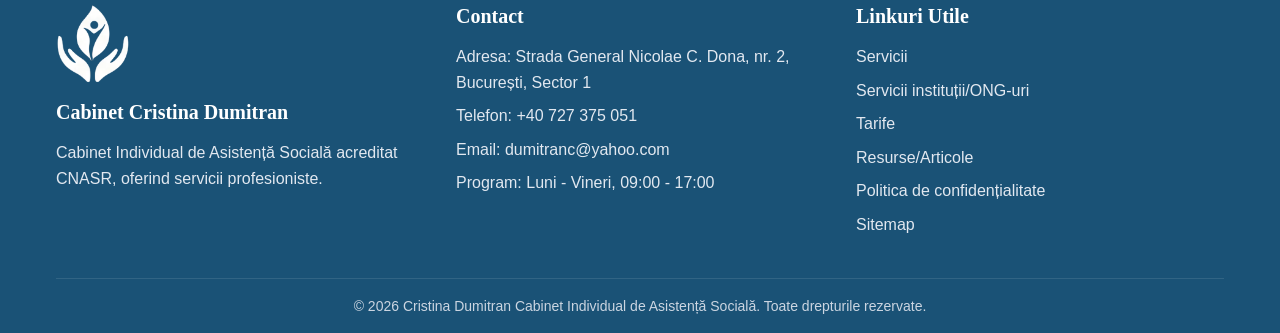
<file: institutii.html>
<!DOCTYPE html>
<html lang="ro">

<head>
  <meta charset="UTF-8" />
  <meta name="viewport" content="width=device-width, initial-scale=1.0" />

  <!-- SEO Meta -->
  <title>Servicii pentru Instituții (Primării, ONG-uri) | Cabinet Asistență Socială</title>
  <meta name="description"
    content="Consultanță specializată pentru dezvoltarea, organizarea și acreditarea serviciilor sociale. Colaborări cu primării, ONG-uri și furnizori de servicii sociale." />
  <link rel="canonical" href="https://ciasdumitrancristina.ro/institutii.html" />

  <!-- Open Graph -->
  <meta property="og:title" content="Servicii pentru Instituții și ONG-uri | Cristina Dumitran" />
  <meta property="og:description"
    content="Consultanță specializată pentru dezvoltarea, organizarea și acreditarea serviciilor sociale. Colaborări cu primării, ONG-uri și furnizori de servicii sociale." />
  <meta property="og:image" content="https://ciasdumitrancristina.ro/images/og-image.jpg" />
  <meta property="og:url" content="https://ciasdumitrancristina.ro/institutii.html" />
  <meta property="og:type" content="website" />
  <meta property="og:locale" content="ro_RO" />

  <link rel="icon" type="image/png" href="/favicon/favicon.png" />
  <link rel="apple-touch-icon" href="/favicon/favicon.png" />
  <link rel="stylesheet" href="/css/style.css" />

  <script type="application/ld+json">
  {
    "@context": "https://schema.org",
    "@type": "Service",
    "serviceType": "Consultanță Servicii Sociale",
    "provider": {
      "@type": "ProfessionalService",
      "name": "Cristina Dumitran Cabinet Individual de Asistență Socială"
    },
    "description": "Oferim consultanță specializată pentru dezvoltarea, organizarea și acreditarea serviciilor sociale pentru instituții publice și organizații neguvernamentale."
  }
  </script>
</head>

<body>
  <a href="#main-content" class="skip-link">Salt la conținutul principal</a>
  <div id="header-placeholder"></div>

  <main id="main-content">
    <section class="hero">
      <div class="container">
        <div class="hero-content">
          <h1>Servicii pentru Instituții</h1>
          <p>(Primării, ONG-uri, furnizori de servicii sociale)</p>
        </div>
      </div>
    </section>

    <div class="container wide-content-wrapper">
      
      <p style="font-size: 1.1rem; line-height: 1.8; margin-bottom: var(--spacing-lg);">
        Ofer consultanță specializată pentru dezvoltarea, organizarea și acreditarea serviciilor sociale, în
        conformitate cu standardele din domeniul Asistență Socială și cu cerințele legislative în vigoare.<br><br>
        Lucrez cu instituții publice și organizații neguvernamentale pentru elaborarea și implementarea documentației
        necesare funcționării serviciilor sociale.
      </p>

      <div class="services-grid">

        <section class="service-card primary-accent">
          <h2>1. Acreditare și licențiere servicii sociale</h2>
          <p class="service-tagline">Elaborare completă a documentației necesare pentru acreditarea și licențierea serviciilor sociale.</p>
          <p>Include:</p>
          <ul style="list-style-type: disc; margin-left: var(--spacing-md); line-height: 1.6; font-size: 0.95rem; margin-top: 0.5rem;">
            <li>dosar de acreditare furnizor servicii sociale</li>
            <li>dosar de licențiere serviciu social</li>
            <li>documentație conform standardelor minime de calitate</li>
            <li>pregătire pentru evaluare și verificare</li>
          </ul>
        </section>

        <section class="service-card secondary-accent">
          <h2>2. Proceduri și documentație instituțională</h2>
          <p class="service-tagline">Elaborarea instrumentelor interne necesare funcționării serviciilor sociale.</p>
          <p>Include:</p>
          <ul style="list-style-type: disc; margin-left: var(--spacing-md); line-height: 1.6; font-size: 0.95rem; margin-top: 0.5rem;">
            <li>proceduri de lucru</li>
            <li>metodologii de intervenție</li>
            <li>regulamente interne</li>
            <li>ghidul beneficiarului</li>
            <li>instrumente de evaluare și monitorizare</li>
          </ul>
        </section>

        <section class="service-card primary-accent">
          <h2>3. Dezvoltare servicii sociale</h2>
          <p class="service-tagline">Sprijin pentru înființarea, organizarea și structurarea serviciilor sociale.</p>
          <p>Include:</p>
          <ul style="list-style-type: disc; margin-left: var(--spacing-md); line-height: 1.6; font-size: 0.95rem; margin-top: 0.5rem;">
            <li>analiză de nevoi sociale</li>
            <li>structurarea serviciului</li>
            <li>definirea fluxurilor de lucru</li>
            <li>plan de implementare/ plan de dezvoltare comunitară</li>
            <li>conformare cu standardele de licențiere</li>
          </ul>
        </section>

        <section class="service-card secondary-accent">
          <h2>4. Consultanță pentru proiecte sociale</h2>
          <p class="service-tagline">Sprijin pentru dezvoltarea și implementarea de proiecte sociale și comunitare.</p>
          <p>Include:</p>
          <ul style="list-style-type: disc; margin-left: var(--spacing-md); line-height: 1.6; font-size: 0.95rem; margin-top: 0.5rem;">
            <li>proiecte finanțate din fonduri publice sau europene</li>
            <li>evaluare de nevoi comunitare</li>
            <li>monitorizare și raportare</li>
            <li>cercetare socială aplicată</li>
          </ul>
        </section>

        <section class="service-card primary-accent">
          <h2>5. Suport metodologic și profesional</h2>
          <p class="service-tagline">Asistență pentru echipele de specialiști din servicii sociale.</p>
          <p>Include:</p>
          <ul style="list-style-type: disc; margin-left: var(--spacing-md); line-height: 1.6; font-size: 0.95rem; margin-top: 0.5rem;">
            <li>supervizare profesională</li>
            <li>mentorat pentru personal</li>
            <li>sprijin în organizarea echipelor</li>
            <li>dezvoltare de competențe profesionale</li>
          </ul>
        </section>
      </div>

      <div
        style="display: grid; grid-template-columns: 1fr 1fr; gap: var(--spacing-lg); margin-top: var(--spacing-xl);">
        <div class="card" style="background-color: var(--color-surface);">
          <h3 style="color: var(--color-primary);">De ce să colaborați cu mine?</h3>
          <ul style="list-style-type: none; padding-left: 0;">
            <li style="margin-bottom: 0.5rem;">✔ experiență practică în intervenție socială și dezvoltarea de servicii
            </li>
            <li style="margin-bottom: 0.5rem;">✔ cunoașterea cerințelor de acreditare și licențiere</li>
            <li style="margin-bottom: 0.5rem;">✔ abordare structurată, orientată pe conformitate și aplicabilitate</li>
            <li style="margin-bottom: 0.5rem;">✔ livrare clară de documentație și instrumente funcționale</li>
            <li style="margin-bottom: 0.5rem;">✔ experiență în lucru cu cazuri complexe și contexte instituționale</li>
          </ul>
        </div>

        <div class="card" style="background-color: var(--color-surface);">
          <h3 style="color: var(--color-primary);">Mod de lucru</h3>
          <ul style="list-style-type: disc; margin-left: var(--spacing-md);">
            <li style="margin-bottom: 0.5rem;">servicii punctuale (proceduri, documente, instrumente)</li>
            <li style="margin-bottom: 0.5rem;">pachete complete (acreditare / licențiere)</li>
            <li style="margin-bottom: 0.5rem;">consultanță pe termen scurt sau lung</li>
            <li style="margin-bottom: 0.5rem;">colaborări instituționale pe proiecte</li>
          </ul>
        </div>
      </div>

      <div
        style="background-color: var(--color-light); padding: var(--spacing-lg); border-left: 4px solid var(--color-primary); border-radius: var(--radius); margin-top: var(--spacing-xl);">
        <h3>IMPORTANT</h3>
        <p>Fiecare proiect este diferit. Costurile și durata se stabilesc în funcție de:</p>
        <ul style="list-style-type: disc; margin-left: var(--spacing-md); margin-bottom: var(--spacing-md);">
          <li>complexitate</li>
          <li>tipul serviciului social</li>
          <li>cerințele instituției</li>
          <li>termene de implementare</li>
        </ul>

        <h2>Pentru colaborări, ofertă sau discuții instituționale contactează cabinetul:</h2>
        <ul style="list-style: none; margin-left: 0; margin-bottom: var(--spacing-lg);">
          <li style="margin-bottom: var(--spacing-md);"><strong>📍 Adresa:</strong> Strada General Nicolae C. Dona, nr.
            2, București, Sector 1</li>
          <li style="margin-bottom: var(--spacing-md);"><strong>📞 Telefon:</strong> <a href="tel:+40727375051"
              style="font-size: 1.1rem; font-weight: bold;">+40 727 375 051</a></li>
          <li style="margin-bottom: var(--spacing-md);"><strong>✉️ Email:</strong> <a
              href="mailto:dumitranc@yahoo.com">dumitranc@yahoo.com</a></li>
          <li style="margin-bottom: var(--spacing-md);"><strong>🕒 Program:</strong> Luni - Vineri, 09:00 - 17:00 (doar
            cu programare prealabilă)</li>
        </ul>
        <!-- Contact Form -->
        <div
          style="background-color: var(--color-surface); padding: var(--spacing-lg); border-radius: var(--radius); box-shadow: var(--shadow);">
          <h2>Trimiteți un mesaj</h2>
          <form action="https://formtorch.com/f/1rl0qbzglb" method="POST" id="contact-form">
            <div class="form-group">
              <label for="name">Nume complet (obligatoriu)</label>
              <input type="text" id="name" name="name" class="form-control" required>
            </div>
            <div class="form-group">
              <label for="email">Adresă de email (obligatoriu)</label>
              <input type="email" id="email" name="email" class="form-control" required>
            </div>
            <div class="form-group">
              <label for="phone">Telefon</label>
              <input type="tel" id="phone" name="phone" class="form-control">
            </div>
            <div class="form-group">
              <label for="message">Mesajul dumneavoastră (obligatoriu)</label>
              <textarea id="message" name="message" class="form-control" required></textarea>
            </div>

            <!-- Honeypot -->
            <input type="checkbox" name="botcheck" class="sr-only" tabindex="-1" autocomplete="off">

            <button type="submit" class="btn" style="width: 100%;">Trimite Mesajul</button>
            <div id="form-status" class="form-status"></div>
          </form>
        </div>
      </div>

    </div>
  </main>

  <div id="footer-placeholder"></div>
  <script src="/js/main.js" defer></script>
</body>

</html>
</file>
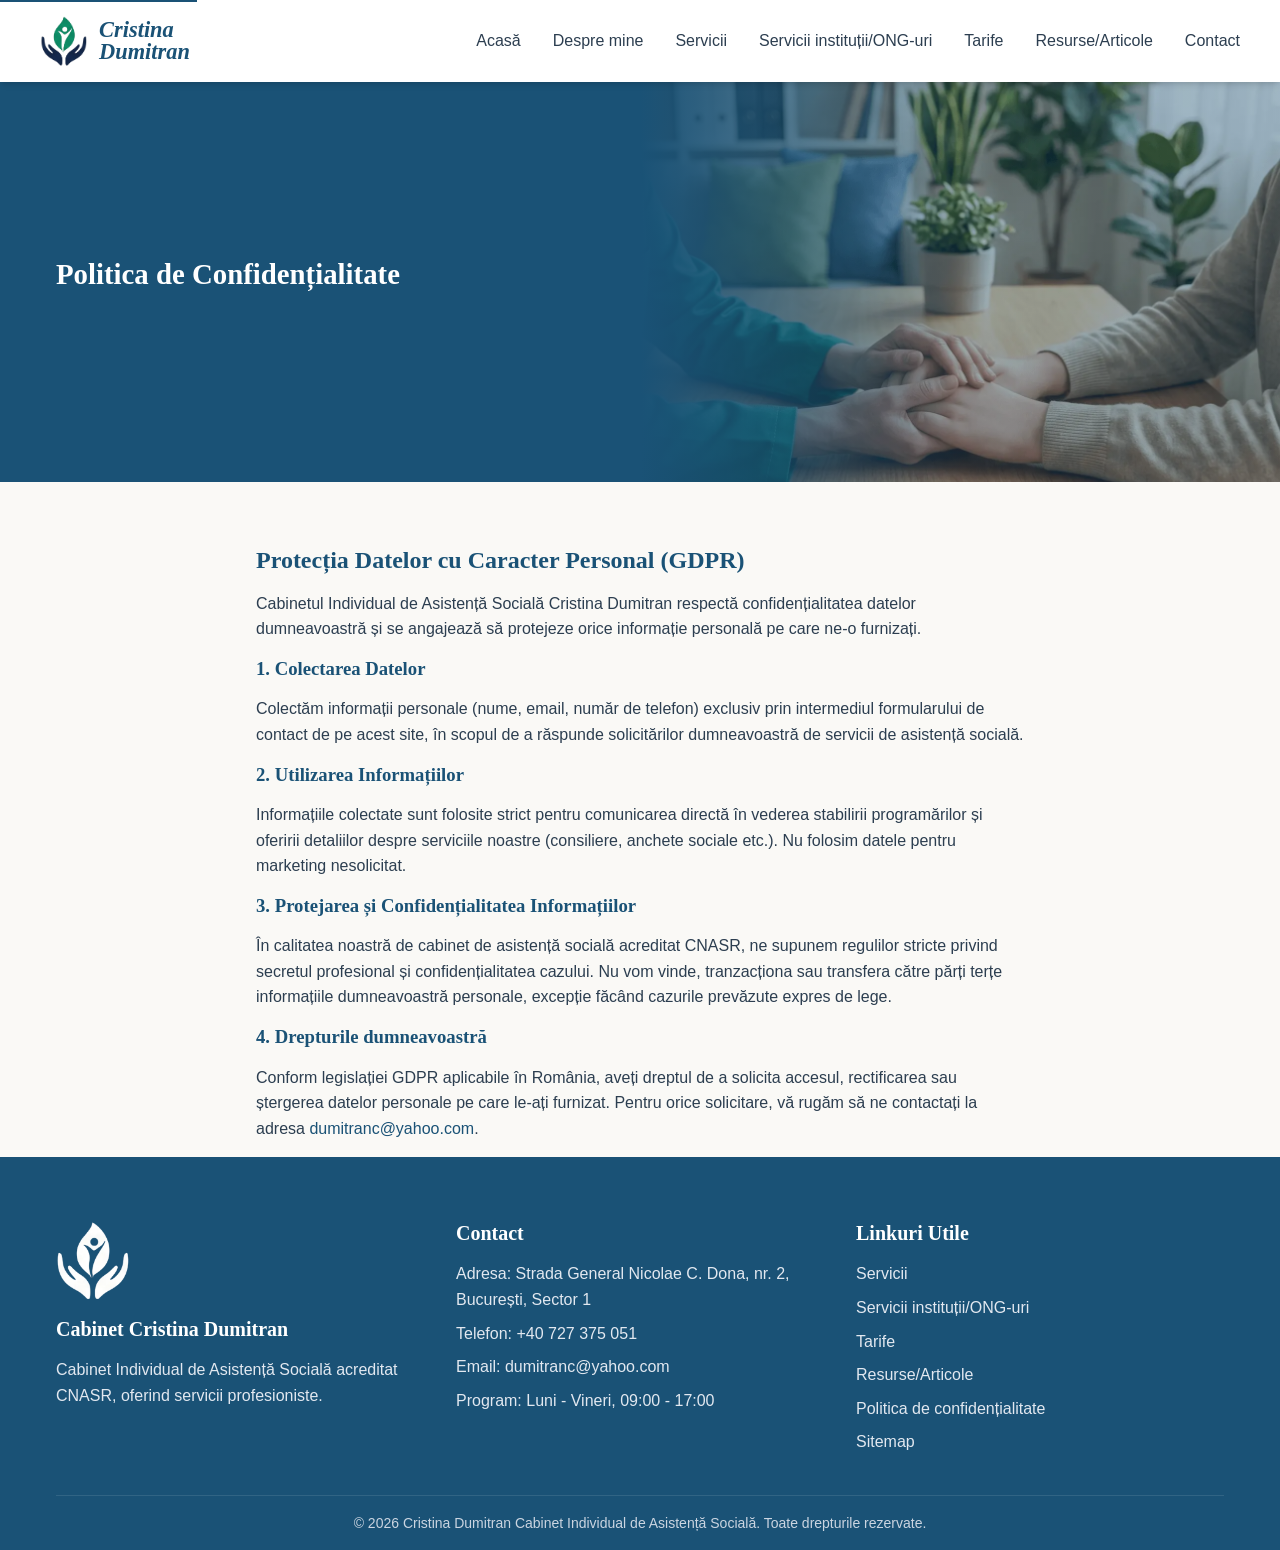
<file: politica-confidentialitate.html>
<!DOCTYPE html>
<html lang="ro">
<head>
  <meta charset="UTF-8" />
  <meta name="viewport" content="width=device-width, initial-scale=1.0" />
  <title>Politica de Confidențialitate — Cabinet Asistență Socială Cristina Dumitran</title>
  <meta name="description" content="Politica de confidențialitate și protecția datelor cu caracter personal (GDPR) pentru Cabinetul Individual de Asistență Socială." />
  <meta name="robots" content="noindex, follow" /> <!-- De obicei paginile GDPR nu trebuie neaparat indexate, dar le putem lasa -->
  
  <link rel="icon" type="image/png" href="/favicon/favicon.png" />
  <link rel="apple-touch-icon" href="/favicon/favicon.png" />
  <link rel="stylesheet" href="/css/style.css" />
</head>
<body>
  <a href="#main-content" class="skip-link">Salt la conținutul principal</a>
  <div id="header-placeholder"></div>
  
  <main id="main-content">
    <section class="hero">
      <div class="container">
        <div class="hero-content">
          <h1>Politica de Confidențialitate</h1>
        </div>
      </div>
    </section>
    
    <div class="container content-wrapper">
      <h2>Protecția Datelor cu Caracter Personal (GDPR)</h2>
      <p>Cabinetul Individual de Asistență Socială Cristina Dumitran respectă confidențialitatea datelor dumneavoastră și se angajează să protejeze orice informație personală pe care ne-o furnizați.</p>
      
      <h3>1. Colectarea Datelor</h3>
      <p>Colectăm informații personale (nume, email, număr de telefon) exclusiv prin intermediul formularului de contact de pe acest site, în scopul de a răspunde solicitărilor dumneavoastră de servicii de asistență socială.</p>
      
      <h3>2. Utilizarea Informațiilor</h3>
      <p>Informațiile colectate sunt folosite strict pentru comunicarea directă în vederea stabilirii programărilor și oferirii detaliilor despre serviciile noastre (consiliere, anchete sociale etc.). Nu folosim datele pentru marketing nesolicitat.</p>
      
      <h3>3. Protejarea și Confidențialitatea Informațiilor</h3>
      <p>În calitatea noastră de cabinet de asistență socială acreditat CNASR, ne supunem regulilor stricte privind secretul profesional și confidențialitatea cazului. Nu vom vinde, tranzacționa sau transfera către părți terțe informațiile dumneavoastră personale, excepție făcând cazurile prevăzute expres de lege.</p>
      
      <h3>4. Drepturile dumneavoastră</h3>
      <p>Conform legislației GDPR aplicabile în România, aveți dreptul de a solicita accesul, rectificarea sau ștergerea datelor personale pe care le-ați furnizat. Pentru orice solicitare, vă rugăm să ne contactați la adresa <a href="mailto:dumitranc@yahoo.com">dumitranc@yahoo.com</a>.</p>
    </div>
  </main>
  
  <div id="footer-placeholder"></div>
  <script src="/js/main.js" defer></script>
</body>
</html>
</file>
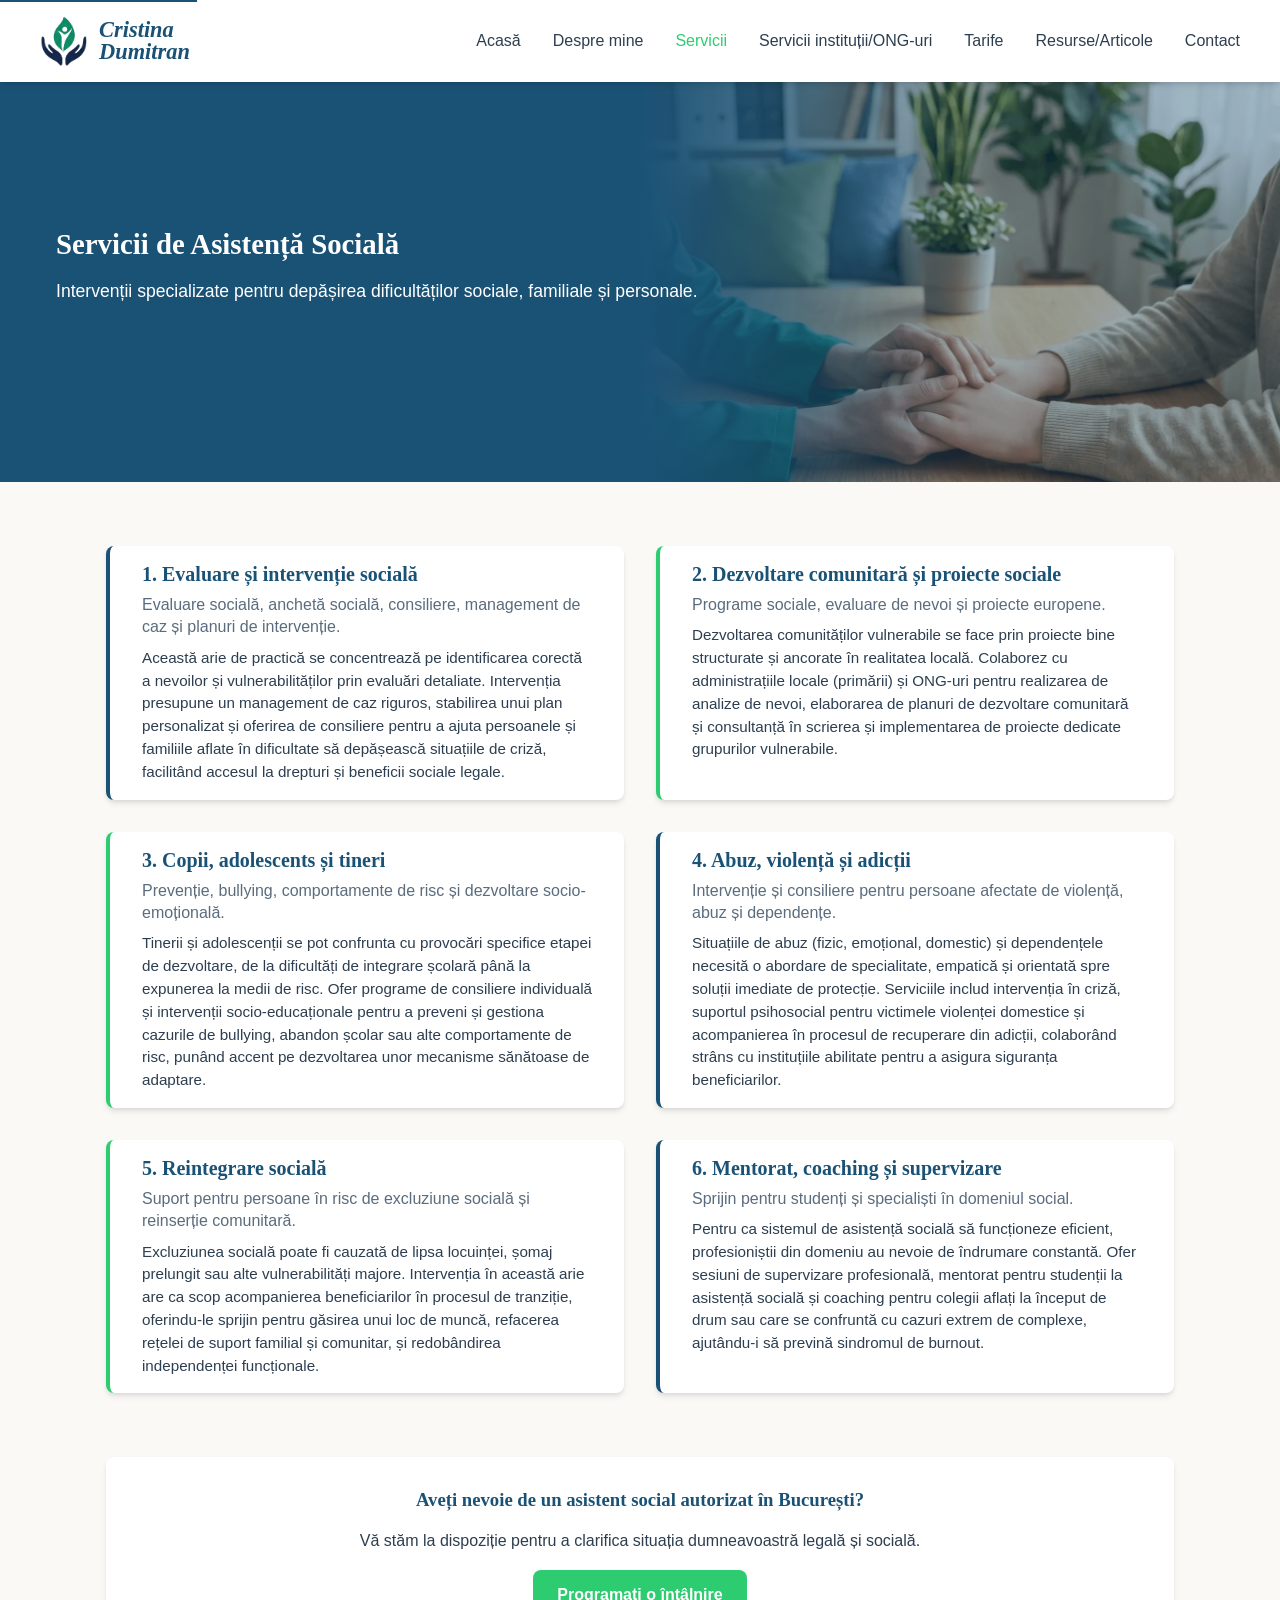
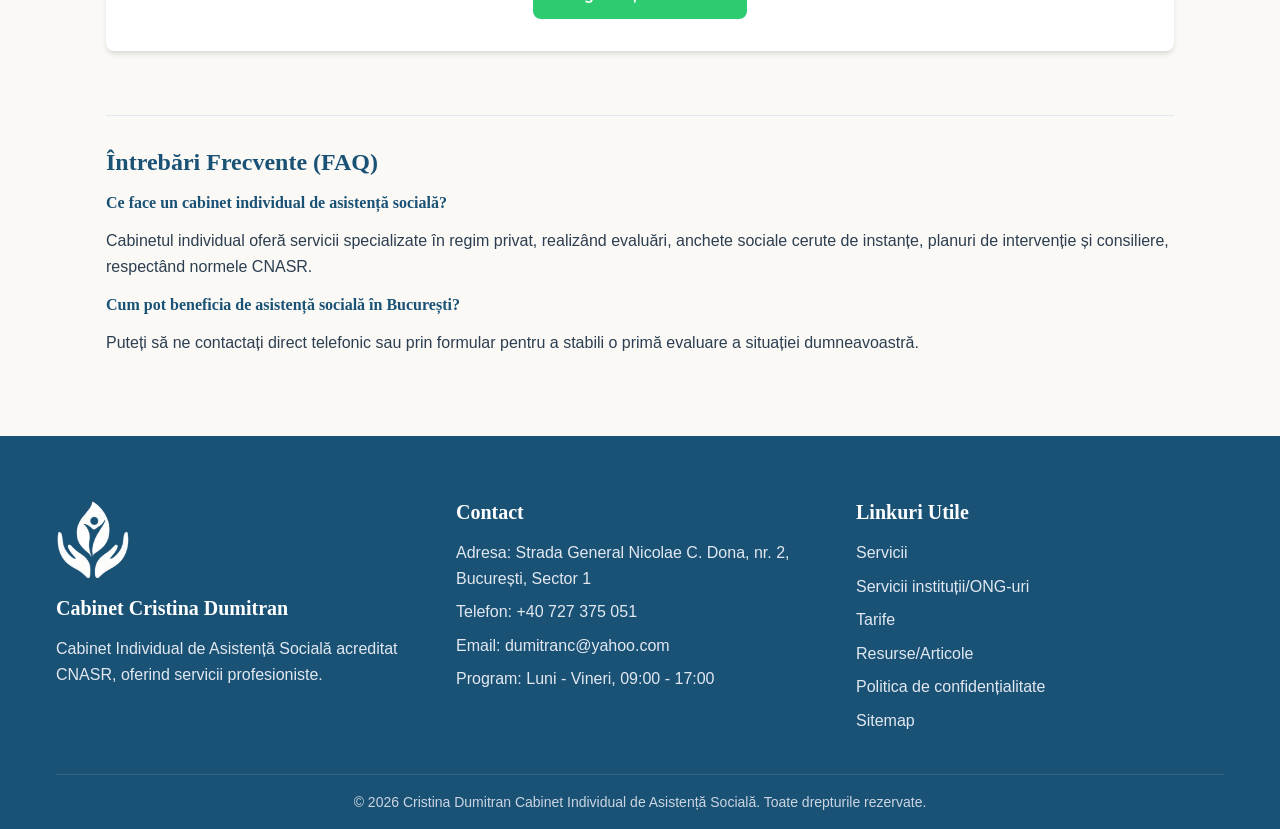
<file: servicii.html>
<!DOCTYPE html>
<html lang="ro">

<head>
  <meta charset="UTF-8" />
  <meta name="viewport" content="width=device-width, initial-scale=1.0" />
  <title>Servicii de Asistență Socială în București | Cristina Dumitran</title>
  <meta name="description"
    content="Servicii complete de asistență socială în București: consiliere, anchete sociale, evaluare și supervizare asistenți sociali. Contactați cabinetul nostru." />
  <link rel="canonical" href="https://ciasdumitrancristina.ro/servicii.html" />

  <meta property="og:title" content="Servicii de Asistență Socială în București | Cristina Dumitran" />
  <meta property="og:description"
    content="Servicii complete de asistență socială: consiliere, anchete sociale, evaluare și supervizare." />
  <meta property="og:image" content="https://ciasdumitrancristina.ro/images/og-image.jpg" />
  <meta property="og:url" content="https://ciasdumitrancristina.ro/servicii.html" />
  <meta property="og:type" content="website" />
  <meta property="og:locale" content="ro_RO" />

  <link rel="icon" type="image/png" href="/favicon/favicon.png" />
  <link rel="apple-touch-icon" href="/favicon/favicon.png" />
  <link rel="stylesheet" href="/css/style.css" />

  <script type="application/ld+json">
  {
    "@context": "https://schema.org",
    "@type": "Service",
    "serviceType": "Asistență Socială",
    "provider": {
      "@type": "ProfessionalService",
      "name": "Cristina Dumitran Cabinet Individual de Asistență Socială"
    },
    "areaServed": {
      "@type": "City",
      "name": "Bucuresti"
    },
    "description": "Servicii de consiliere socială, anchete sociale și evaluare pentru persoane și familii aflate în dificultate."
  }
  </script>
</head>

<body>
  <a href="#main-content" class="skip-link">Salt la conținutul principal</a>
  <div id="header-placeholder"></div>

  <main id="main-content">
    <section class="hero">
      <div class="container">
        <div class="hero-content">
          <h1>Servicii de Asistență Socială</h1>
          <p>Intervenții specializate pentru depășirea dificultăților sociale, familiale și personale.</p>
        </div>
      </div>
    </section>

    <div class="container wide-content-wrapper">
      <div class="services-grid">

        <section id="evaluare-interventie" class="service-card primary-accent">
          <h2>1. Evaluare și intervenție socială</h2>
          <p class="service-tagline">Evaluare socială, anchetă socială, consiliere, management de caz și planuri de intervenție.</p>
          <p>Această arie de practică se concentrează pe identificarea corectă a nevoilor și vulnerabilităților prin evaluări detaliate. Intervenția presupune un management de caz riguros, stabilirea unui plan personalizat și oferirea de consiliere pentru a ajuta persoanele și familiile aflate în dificultate să depășească situațiile de criză, facilitând accesul la drepturi și beneficii sociale legale.</p>
        </section>

        <section id="dezvoltare-comunitara" class="service-card secondary-accent">
          <h2>2. Dezvoltare comunitară și proiecte sociale</h2>
          <p class="service-tagline">Programe sociale, evaluare de nevoi și proiecte europene.</p>
          <p>Dezvoltarea comunităților vulnerabile se face prin proiecte bine structurate și ancorate în realitatea locală. Colaborez cu administrațiile locale (primării) și ONG-uri pentru realizarea de analize de nevoi, elaborarea de planuri de dezvoltare comunitară și consultanță în scrierea și implementarea de proiecte dedicate grupurilor vulnerabile.</p>
        </section>

        <section id="copii-adolescenti" class="service-card secondary-accent">
          <h2>3. Copii, adolescents și tineri</h2>
          <p class="service-tagline">Prevenție, bullying, comportamente de risc și dezvoltare socio-emoțională.</p>
          <p>Tinerii și adolescenții se pot confrunta cu provocări specifice etapei de dezvoltare, de la dificultăți de integrare școlară până la expunerea la medii de risc. Ofer programe de consiliere individuală și intervenții socio-educaționale pentru a preveni și gestiona cazurile de bullying, abandon școlar sau alte comportamente de risc, punând accent pe dezvoltarea unor mecanisme sănătoase de adaptare.</p>
        </section>

        <section id="abuz-violenta" class="service-card primary-accent">
          <h2>4. Abuz, violență și adicții</h2>
          <p class="service-tagline">Intervenție și consiliere pentru persoane afectate de violență, abuz și dependențe.</p>
          <p>Situațiile de abuz (fizic, emoțional, domestic) și dependențele necesită o abordare de specialitate, empatică și orientată spre soluții imediate de protecție. Serviciile includ intervenția în criză, suportul psihosocial pentru victimele violenței domestice și acompanierea în procesul de recuperare din adicții, colaborând strâns cu instituțiile abilitate pentru a asigura siguranța beneficiarilor.</p>
        </section>

        <section id="reintegrare-sociala" class="service-card secondary-accent">
          <h2>5. Reintegrare socială</h2>
          <p class="service-tagline">Suport pentru persoane în risc de excluziune socială și reinserție comunitară.</p>
          <p>Excluziunea socială poate fi cauzată de lipsa locuinței, șomaj prelungit sau alte vulnerabilități majore. Intervenția în această arie are ca scop acompanierea beneficiarilor în procesul de tranziție, oferindu-le sprijin pentru găsirea unui loc de muncă, refacerea rețelei de suport familial și comunitar, și redobândirea independenței funcționale.</p>
        </section>

        <section id="mentorat-supervizare" class="service-card primary-accent">
          <h2>6. Mentorat, coaching și supervizare</h2>
          <p class="service-tagline">Sprijin pentru studenți și specialiști în domeniul social.</p>
          <p>Pentru ca sistemul de asistență socială să funcționeze eficient, profesioniștii din domeniu au nevoie de îndrumare constantă. Ofer sesiuni de supervizare profesională, mentorat pentru studenții la asistență socială și coaching pentru colegii aflați la început de drum sau care se confruntă cu cazuri extrem de complexe, ajutându-i să prevină sindromul de burnout.</p>
        </section>

      </div>

      <div
        style="text-align: center; margin: var(--spacing-xl) 0; padding: var(--spacing-lg); background-color: var(--color-surface); border-radius: var(--radius); box-shadow: var(--shadow);">
        <h3>Aveți nevoie de un asistent social autorizat în București?</h3>
        <p style="margin-bottom: var(--spacing-md);">Vă stăm la dispoziție pentru a clarifica situația dumneavoastră
          legală și socială.</p>
        <a href="/contact.html" class="btn">Programați o întâlnire</a>
      </div>

      <section id="faq" style="border-top: 1px solid var(--color-border); padding-top: var(--spacing-lg);">
        <h2>Întrebări Frecvente (FAQ)</h2>
        <div style="margin-bottom: var(--spacing-md);">
          <h4>Ce face un cabinet individual de asistență socială?</h4>
          <p>Cabinetul individual oferă servicii specializate în regim privat, realizând evaluări, anchete sociale
            cerute de instanțe, planuri de intervenție și consiliere, respectând normele CNASR.</p>
        </div>
        <div style="margin-bottom: var(--spacing-md);">
          <h4>Cum pot beneficia de asistență socială în București?</h4>
          <p>Puteți să ne contactați direct telefonic sau prin formular pentru a stabili o primă evaluare a situației
            dumneavoastră.</p>
        </div>
      </section>
    </div>
  </main>

  <div id="footer-placeholder"></div>
  <script src="/js/main.js" defer></script>
</body>

</html>
</file>
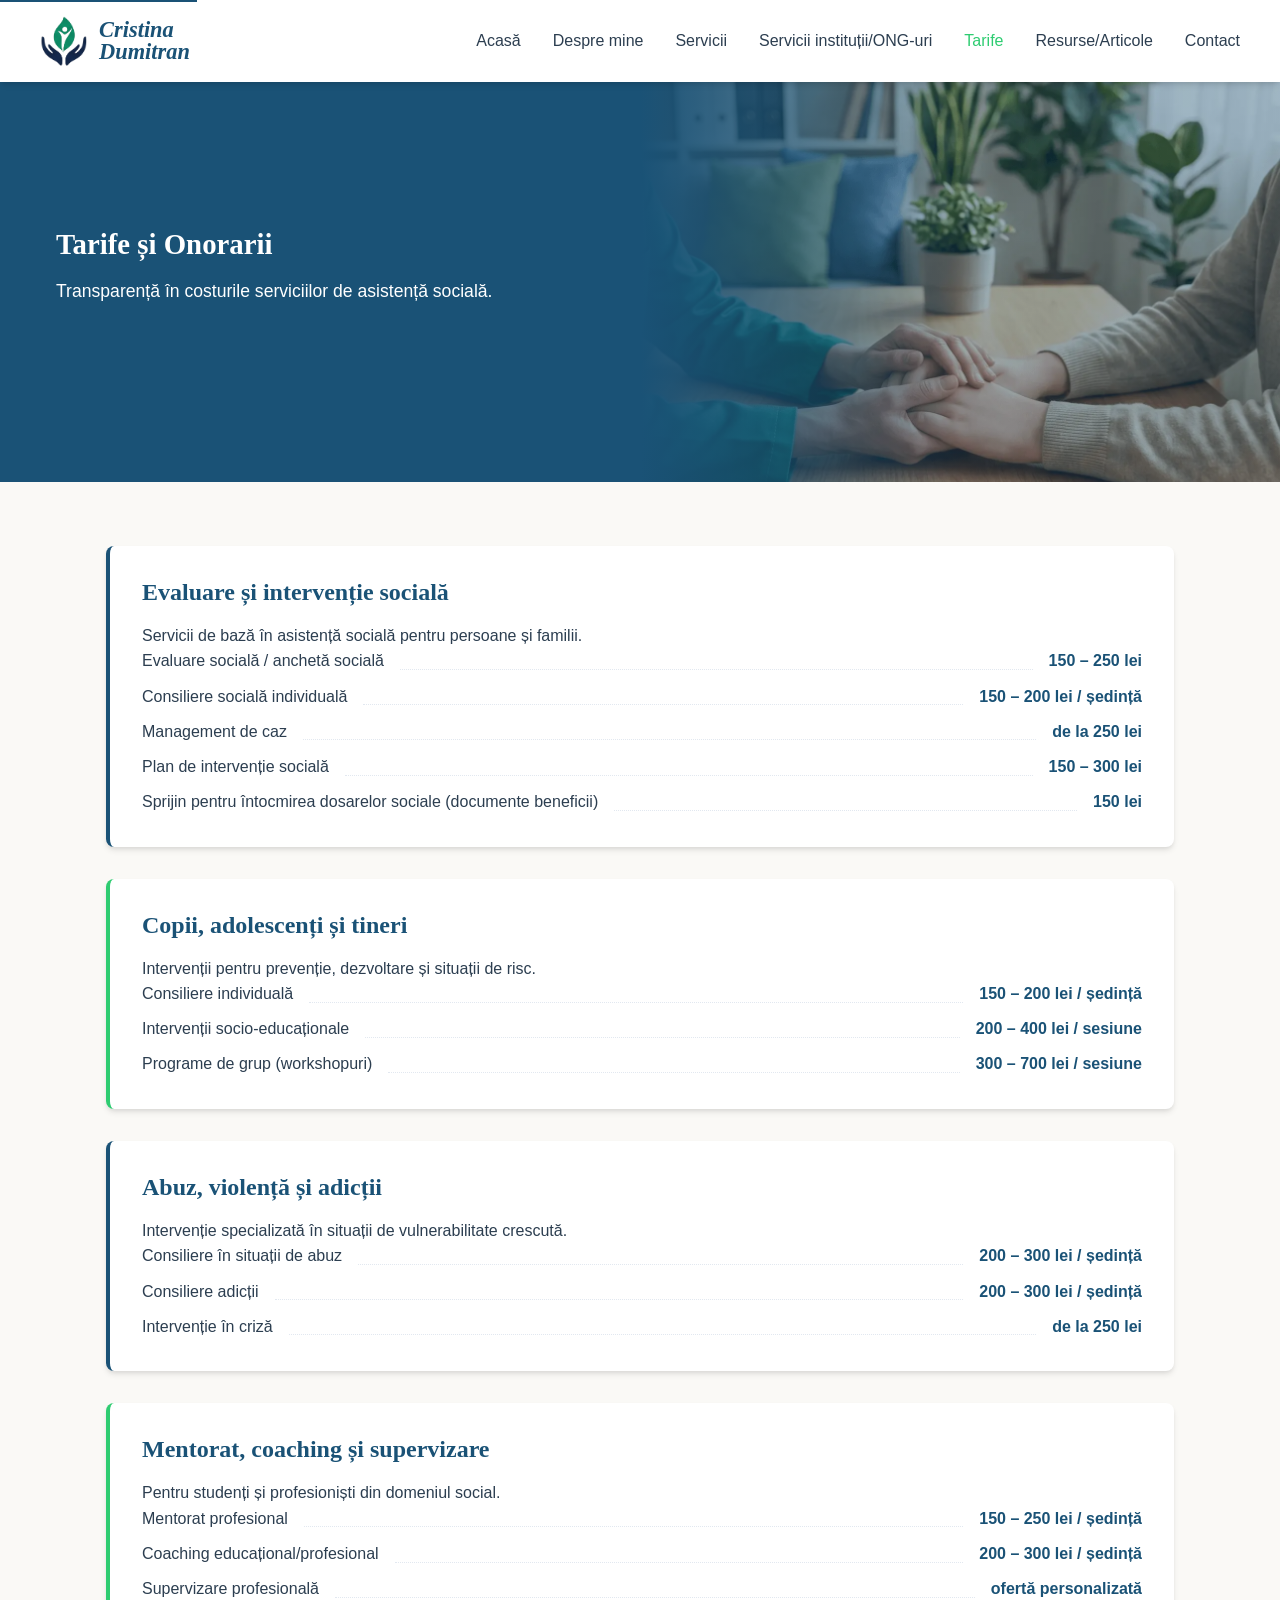
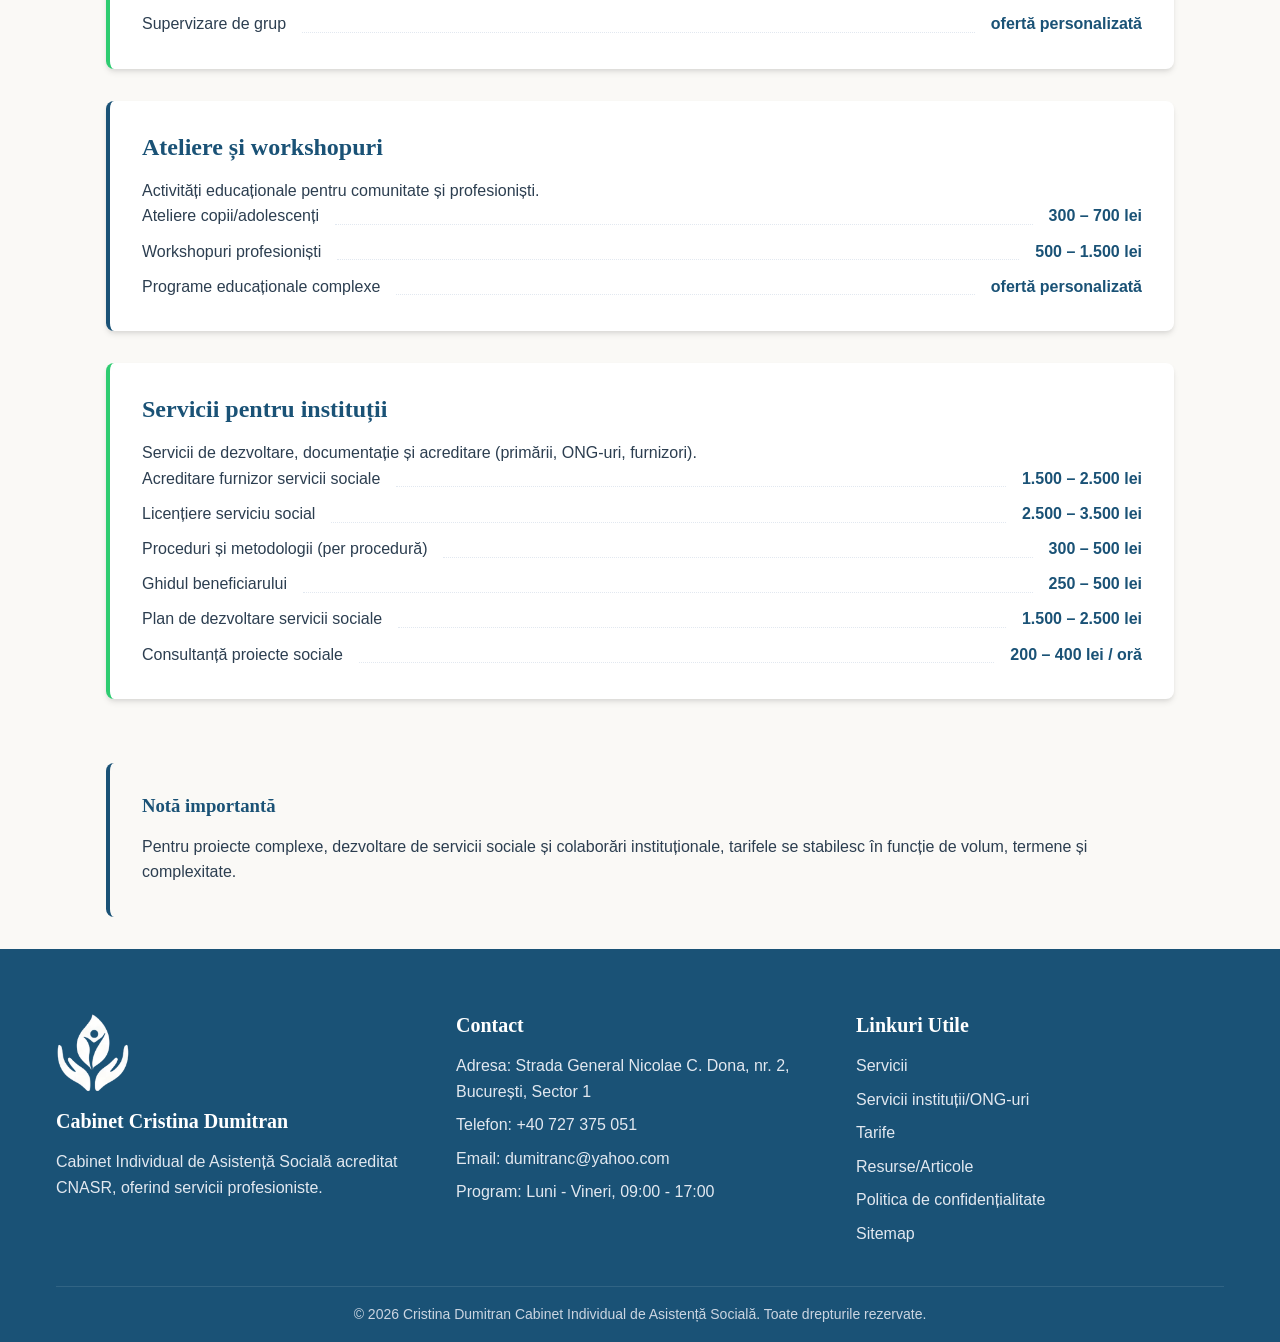
<file: tarife.html>
<!DOCTYPE html>
<html lang="ro">
<head>
  <meta charset="UTF-8" />
  <meta name="viewport" content="width=device-width, initial-scale=1.0" />
  
  <!-- SEO Meta -->
  <title>Tarife și Onorarii | Cabinet Asistență Socială Cristina Dumitran</title>
  <meta name="description" content="Tarife și onorarii pentru servicii de asistență socială: evaluare socială, consiliere, anchete sociale, supervizare și servicii pentru instituții." />
  <link rel="canonical" href="https://ciasdumitrancristina.ro/tarife.html" />
  
  <!-- Open Graph -->
  <meta property="og:title" content="Tarife și Onorarii | Cabinet Asistență Socială Cristina Dumitran" />
  <meta property="og:description" content="Consultați tarifele pentru serviciile de asistență socială oferite: consiliere, evaluare, anchete sociale și consultanță pentru instituții." />
  <meta property="og:image" content="https://ciasdumitrancristina.ro/images/og-image.jpg" />
  <meta property="og:url" content="https://ciasdumitrancristina.ro/tarife.html" />
  <meta property="og:type" content="website" />
  <meta property="og:locale" content="ro_RO" />
  
  <link rel="icon" type="image/png" href="/favicon/favicon.png" />
  <link rel="apple-touch-icon" href="/favicon/favicon.png" />
  <link rel="stylesheet" href="/css/style.css" />
  
  <script type="application/ld+json">
  {
    "@context": "https://schema.org",
    "@type": "ProfessionalService",
    "name": "Cristina Dumitran Cabinet Individual de Asistență Socială",
    "url": "https://ciasdumitrancristina.ro/tarife.html",
    "priceRange": "$$"
  }
  </script>
</head>
<body>
  <a href="#main-content" class="skip-link">Salt la conținutul principal</a>
  <div id="header-placeholder"></div>
  
  <main id="main-content">
    <section class="hero">
      <div class="container">
        <div class="hero-content">
          <h1>Tarife și Onorarii</h1>
          <p>Transparență în costurile serviciilor de asistență socială.</p>
        </div>
      </div>
    </section>
    
    <div class="container wide-content-wrapper">
      
      <div class="pricing-category">
        <h2>Evaluare și intervenție socială</h2>
        <p>Servicii de bază în asistență socială pentru persoane și familii.</p>
        <ul class="pricing-list">
          <li>
            <span class="service-name">Evaluare socială / anchetă socială</span>
            <span class="price-leader"></span>
            <span class="service-price">150 – 250 lei</span>
          </li>
          <li>
            <span class="service-name">Consiliere socială individuală</span>
            <span class="price-leader"></span>
            <span class="service-price">150 – 200 lei / ședință</span>
          </li>
          <li>
            <span class="service-name">Management de caz</span>
            <span class="price-leader"></span>
            <span class="service-price">de la 250 lei</span>
          </li>
          <li>
            <span class="service-name">Plan de intervenție socială</span>
            <span class="price-leader"></span>
            <span class="service-price">150 – 300 lei</span>
          </li>
          <li>
            <span class="service-name">Sprijin pentru întocmirea dosarelor sociale (documente beneficii)</span>
            <span class="price-leader"></span>
            <span class="service-price">150 lei</span>
          </li>
        </ul>
      </div>

      <div class="pricing-category">
        <h2>Copii, adolescenți și tineri</h2>
        <p>Intervenții pentru prevenție, dezvoltare și situații de risc.</p>
        <ul class="pricing-list">
          <li>
            <span class="service-name">Consiliere individuală</span>
            <span class="price-leader"></span>
            <span class="service-price">150 – 200 lei / ședință</span>
          </li>
          <li>
            <span class="service-name">Intervenții socio-educaționale</span>
            <span class="price-leader"></span>
            <span class="service-price">200 – 400 lei / sesiune</span>
          </li>
          <li>
            <span class="service-name">Programe de grup (workshopuri)</span>
            <span class="price-leader"></span>
            <span class="service-price">300 – 700 lei / sesiune</span>
          </li>
        </ul>
      </div>

      <div class="pricing-category">
        <h2>Abuz, violență și adicții</h2>
        <p>Intervenție specializată în situații de vulnerabilitate crescută.</p>
        <ul class="pricing-list">
          <li>
            <span class="service-name">Consiliere în situații de abuz</span>
            <span class="price-leader"></span>
            <span class="service-price">200 – 300 lei / ședință</span>
          </li>
          <li>
            <span class="service-name">Consiliere adicții</span>
            <span class="price-leader"></span>
            <span class="service-price">200 – 300 lei / ședință</span>
          </li>
          <li>
            <span class="service-name">Intervenție în criză</span>
            <span class="price-leader"></span>
            <span class="service-price">de la 250 lei</span>
          </li>
        </ul>
      </div>

      <div class="pricing-category">
        <h2>Mentorat, coaching și supervizare</h2>
        <p>Pentru studenți și profesioniști din domeniul social.</p>
        <ul class="pricing-list">
          <li>
            <span class="service-name">Mentorat profesional</span>
            <span class="price-leader"></span>
            <span class="service-price">150 – 250 lei / ședință</span>
          </li>
          <li>
            <span class="service-name">Coaching educațional/profesional</span>
            <span class="price-leader"></span>
            <span class="service-price">200 – 300 lei / ședință</span>
          </li>
          <li>
            <span class="service-name">Supervizare profesională</span>
            <span class="price-leader"></span>
            <span class="service-price">ofertă personalizată</span>
          </li>
          <li>
            <span class="service-name">Supervizare de grup</span>
            <span class="price-leader"></span>
            <span class="service-price">ofertă personalizată</span>
          </li>
        </ul>
      </div>

      <div class="pricing-category">
        <h2>Ateliere și workshopuri</h2>
        <p>Activități educaționale pentru comunitate și profesioniști.</p>
        <ul class="pricing-list">
          <li>
            <span class="service-name">Ateliere copii/adolescenți</span>
            <span class="price-leader"></span>
            <span class="service-price">300 – 700 lei</span>
          </li>
          <li>
            <span class="service-name">Workshopuri profesioniști</span>
            <span class="price-leader"></span>
            <span class="service-price">500 – 1.500 lei</span>
          </li>
          <li>
            <span class="service-name">Programe educaționale complexe</span>
            <span class="price-leader"></span>
            <span class="service-price">ofertă personalizată</span>
          </li>
        </ul>
      </div>

      <div class="pricing-category">
        <h2>Servicii pentru instituții</h2>
        <p>Servicii de dezvoltare, documentație și acreditare (primării, ONG-uri, furnizori).</p>
        <ul class="pricing-list">
          <li>
            <span class="service-name">Acreditare furnizor servicii sociale</span>
            <span class="price-leader"></span>
            <span class="service-price">1.500 – 2.500 lei</span>
          </li>
          <li>
            <span class="service-name">Licențiere serviciu social</span>
            <span class="price-leader"></span>
            <span class="service-price">2.500 – 3.500 lei</span>
          </li>
          <li>
            <span class="service-name">Proceduri și metodologii (per procedură)</span>
            <span class="price-leader"></span>
            <span class="service-price">300 – 500 lei</span>
          </li>
          <li>
            <span class="service-name">Ghidul beneficiarului</span>
            <span class="price-leader"></span>
            <span class="service-price">250 – 500 lei</span>
          </li>
          <li>
            <span class="service-name">Plan de dezvoltare servicii sociale</span>
            <span class="price-leader"></span>
            <span class="service-price">1.500 – 2.500 lei</span>
          </li>
          <li>
            <span class="service-name">Consultanță proiecte sociale</span>
            <span class="price-leader"></span>
            <span class="service-price">200 – 400 lei / oră</span>
          </li>
        </ul>
      </div>

      <div style="background-color: var(--color-light); padding: var(--spacing-lg); border-left: 4px solid var(--color-primary); border-radius: var(--radius); margin-top: var(--spacing-xl); margin-bottom: var(--spacing-lg);">
        <h3>Notă importantă</h3>
        <p style="margin-bottom: 0;">Pentru proiecte complexe, dezvoltare de servicii sociale și colaborări instituționale, tarifele se stabilesc în funcție de volum, termene și complexitate.</p>
      </div>

    </div>
  </main>
  
  <div id="footer-placeholder"></div>
  <script src="/js/main.js" defer></script>
</body>
</html>
</file>
<file: css/style.css>
/* CSS Custom Properties */
:root {
  --color-primary: #1a5276;
  /* Professional dark blue din cerinte */
  --color-secondary: #2ecc71;
  /* Trust green din cerinte */
  --color-secondary-hover: #27ae60;
  --color-text: #2c3e50;
  --color-text-light: #5a6c7d;
  --color-bg: #faf9f6;
  /* Warm off-white */
  --color-surface: #ffffff;
  --color-border: #e2e8f0;

  --font-main: -apple-system, BlinkMacSystemFont, 'Segoe UI', Roboto, 'Helvetica Neue', Arial, sans-serif;
  --font-heading: 'Georgia', 'Times New Roman', serif;
  /* Un font serif pentru a adăuga căldură și profesionalism clasic */

  --max-width: 1200px;
  --spacing-sm: 0.5rem;
  --spacing-md: 1rem;
  --spacing-lg: 2rem;
  --spacing-xl: 4rem;

  --radius: 8px;
  --shadow: 0 4px 6px -1px rgba(0, 0, 0, 0.1), 0 2px 4px -1px rgba(0, 0, 0, 0.06);
}

/* Reset & Base */
*,
*::before,
*::after {
  box-sizing: border-box;
  margin: 0;
  padding: 0;
}

html {
  scroll-behavior: smooth;
}

body {
  font-family: var(--font-main);
  background-color: var(--color-bg);
  color: var(--color-text);
  line-height: 1.6;
  font-size: 16px;
  -webkit-font-smoothing: antialiased;
}

h1,
h2,
h3,
h4 {
  font-family: var(--font-heading);
  color: var(--color-primary);
  margin-bottom: var(--spacing-md);
  line-height: 1.2;
}

a {
  color: var(--color-primary);
  text-decoration: none;
  transition: color 0.3s ease;
}

a:hover {
  color: var(--color-secondary);
}

img {
  max-width: 100%;
  height: auto;
  display: block;
}

/* Accessibility */
.skip-link {
  position: absolute;
  top: -40px;
  left: 0;
  background: var(--color-primary);
  color: white;
  padding: 8px;
  z-index: 100;
}

.skip-link:focus {
  top: 0;
}

.sr-only {
  position: absolute;
  width: 1px;
  height: 1px;
  padding: 0;
  margin: -1px;
  overflow: hidden;
  clip: rect(0, 0, 0, 0);
  border: 0;
}

/* Layout */
.container {
  width: 100%;
  max-width: var(--max-width);
  margin: 0 auto;
  padding: 0 var(--spacing-md);
}

section {
  padding: var(--spacing-xl) 0;
}

/* Header & Nav */
header {
  background-color: var(--color-surface);
  box-shadow: var(--shadow);
  position: sticky;
  top: 0;
  z-index: 50;
}

.nav-container {
  display: flex;
  justify-content: space-between;
  align-items: center;
  padding: var(--spacing-md) 0;
}

.logo {
  font-family: var(--font-heading);
  font-size: 1.25rem;
  font-weight: bold;
  color: var(--color-primary);
  text-decoration: none;
}

.nav-links {
  display: none;
  /* Mobile first */
}

.nav-links.active {
  display: flex;
  flex-direction: column;
  position: absolute;
  top: 100%;
  left: 0;
  width: 100%;
  background: var(--color-surface);
  box-shadow: var(--shadow);
  padding: var(--spacing-md);
}

.nav-links a {
  padding: var(--spacing-sm) 0;
  font-weight: 500;
  color: var(--color-text);
}

.nav-links a:hover,
.nav-links a.active {
  color: var(--color-secondary);
}

.mobile-menu-btn {
  background: none;
  border: none;
  font-size: 1.5rem;
  color: var(--color-primary);
  cursor: pointer;
  display: block;
}

/* Hero Section */
.hero {
  background-color: #1a5276;
  background-image: linear-gradient(to right, #1a5276 50%, rgba(26, 82, 118, 0.4) 75%), url('/images/hero.webp');
  background-size: cover;
  background-position: right center;
  background-repeat: no-repeat;
  color: white;
  padding: var(--spacing-xl) 0;
  text-align: left;
  min-height: 400px;
  /* Unificat și mărit conform solicitării */
  display: flex;
  align-items: center;
  margin-bottom: var(--spacing-xl);
}

.hero h1 {
  color: white;
  font-size: 1.8rem !important;
  /* Mărime redusă conform solicitării */
  margin-bottom: var(--spacing-md);
  max-width: 90%;
  line-height: 1.2;
}

.hero p {
  font-size: 1.1rem;
  margin-bottom: var(--spacing-lg);
}

.hero .hero-content {
  max-width: 650px;
}

.hero-btns {
  display: flex;
  gap: 1rem;
  flex-wrap: wrap;
  justify-content: flex-start;
}

.hero-btns {
  display: flex;
  gap: 1rem;
  flex-wrap: wrap;
  justify-content: flex-start;
}



/* Buttons */
.btn {
  display: inline-block;
  background-color: var(--color-secondary);
  color: white;
  padding: 0.75rem 1.5rem;
  border-radius: var(--radius);
  font-weight: bold;
  text-align: center;
  border: none;
  cursor: pointer;
  transition: background-color 0.3s ease, transform 0.2s ease;
}

.btn:hover {
  background-color: var(--color-secondary-hover);
  color: white;
  transform: translateY(-2px);
}

.btn-outline {
  background-color: transparent;
  border: 2px solid var(--color-secondary);
  color: var(--color-secondary);
}

.btn-outline:hover {
  background-color: var(--color-secondary);
  color: white;
}

/* Cards (Services) */
.grid {
  display: grid;
  grid-template-columns: 1fr;
  gap: var(--spacing-lg);
}

.card {
  background: var(--color-surface);
  border-radius: var(--radius);
  padding: var(--spacing-lg);
  box-shadow: var(--shadow);
  transition: transform 0.3s ease;
}

.card:hover {
  transform: translateY(-5px);
}

.card h3 {
  margin-bottom: var(--spacing-sm);
}

/* Contact Form */
.form-group {
  margin-bottom: var(--spacing-md);
}

.form-group label {
  display: block;
  margin-bottom: var(--spacing-sm);
  font-weight: 500;
}

.form-control {
  width: 100%;
  padding: 0.75rem;
  border: 1px solid var(--color-border);
  border-radius: var(--radius);
  font-family: inherit;
  font-size: 1rem;
}

.form-control:focus {
  outline: none;
  border-color: var(--color-secondary);
  box-shadow: 0 0 0 3px rgba(46, 204, 113, 0.2);
}

textarea.form-control {
  min-height: 150px;
  resize: vertical;
}

.form-status {
  margin-top: var(--spacing-md);
  padding: var(--spacing-md);
  border-radius: var(--radius);
  display: none;
}

.form-status.success {
  display: block;
  background-color: #d4edda;
  color: #155724;
}

.form-status.error {
  display: block;
  background-color: #f8d7da;
  color: #721c24;
}

/* Footer */
footer {
  background-color: var(--color-primary);
  color: white;
  padding: var(--spacing-xl) 0 var(--spacing-md);
  margin-top: auto;
}

.footer-grid {
  display: grid;
  grid-template-columns: 1fr;
  gap: var(--spacing-lg);
  margin-bottom: var(--spacing-lg);
}

.footer-section h3 {
  color: white;
  font-size: 1.25rem;
}

.footer-section p,
.footer-section a,
.footer-section li {
  color: #e2e8f0;
}

.footer-section a:hover {
  color: var(--color-secondary);
}

.footer-section ul {
  list-style: none;
}

.footer-section ul li {
  margin-bottom: var(--spacing-sm);
}

.footer-bottom {
  text-align: center;
  padding-top: var(--spacing-md);
  border-top: 1px solid rgba(255, 255, 255, 0.1);
  font-size: 0.875rem;
  color: #cbd5e1;
}

/* Content Pages */


@media (max-width: 768px) {
  .hero {
    background-image: linear-gradient(rgba(26, 82, 118, 0.75), rgba(26, 82, 118, 0.75)), url('/images/hero-mobile.webp') !important;
    background-position: center center !important;
    background-size: cover !important;
    text-align: center;
    min-height: 400px;
    /* Menținem înălțimea generoasă și pe mobil */
    padding: var(--spacing-xl) 0;
  }

  .hero h1 {
    font-size: 1.4rem !important;
  }

  .hero .hero-content {
    max-width: 100%;
  }

  .hero-btns {
    justify-content: center;
    flex-direction: column;
    align-items: center;
    width: 100%;
  }

  .hero-btns .btn {
    width: 100%;
    max-width: 280px;
  }
}

.content-wrapper {
  max-width: 800px;
  margin: 0 auto;
}

.content-wrapper p {
  margin-bottom: var(--spacing-md);
}

.content-wrapper ul,
.content-wrapper ol {
  margin-bottom: var(--spacing-md);
  margin-left: var(--spacing-lg);
}

/* Media Queries */
@media (min-width: 768px) {
  .nav-links {
    display: flex;
    gap: var(--spacing-lg);
  }

  .mobile-menu-btn {
    display: none;
  }

  .grid {
    grid-template-columns: repeat(2, 1fr);
  }

  .footer-grid {
    grid-template-columns: repeat(3, 1fr);
  }
}

@media (min-width: 1024px) {
  .grid {
    grid-template-columns: repeat(3, 1fr);
  }
}

/* ==========================================================================
   Pagina Despre Mine — Stiluri Custom & E-E-A-T
   ========================================================================== */

/* Grid principal profil */
.profile-section {
  padding-bottom: var(--spacing-xl);
}

.profile-grid {
  display: flex;
  flex-direction: column-reverse; /* Pe mobil, poza este afișată deasupra sau dedesubt (aici dedesubt pentru cursivitate, apoi pe desktop stânga-dreapta) */
  gap: var(--spacing-lg);
}

.profile-text {
  flex: 1;
}

.profile-text .lead {
  font-size: 1.15rem;
  font-weight: 500;
  color: var(--color-primary);
  line-height: 1.6;
  margin-bottom: var(--spacing-md);
}

.profile-text p {
  margin-bottom: var(--spacing-md);
  color: var(--color-text);
}

.section-subtitle {
  font-size: 1.4rem;
  margin-top: var(--spacing-lg);
  margin-bottom: var(--spacing-sm);
  border-bottom: 2px solid var(--color-border);
  padding-bottom: 4px;
}

/* Listă expertiză premium cu bife verzi */
.expertise-list {
  list-style: none !important;
  margin: var(--spacing-md) 0 var(--spacing-lg) 0 !important;
  padding-left: 0 !important;
}

.expertise-list li {
  position: relative;
  padding-left: 1.75rem;
  margin-bottom: var(--spacing-sm);
  font-weight: 500;
  color: var(--color-text);
}

.expertise-list li::before {
  content: "✓";
  position: absolute;
  left: 0;
  top: 1px;
  color: var(--color-secondary);
  font-weight: bold;
  font-size: 1.1rem;
}

/* Casetă CTA */
.cta-block {
  background-color: var(--color-surface);
  border-left: 4px solid var(--color-primary);
  padding: var(--spacing-md) var(--spacing-lg);
  border-radius: 0 var(--radius) var(--radius) 0;
  margin: var(--spacing-lg) 0;
  box-shadow: var(--shadow);
}

.cta-block p {
  margin-bottom: var(--spacing-sm);
  font-weight: 600;
  color: var(--color-text);
}

/* Foto de profil dreapta */
.profile-aside {
  display: flex;
  justify-content: center;
  align-items: flex-start;
}

.profile-img-card {
  background: var(--color-surface);
  padding: 10px;
  border-radius: var(--radius);
  box-shadow: var(--shadow);
  border: 1px solid var(--color-border);
  text-align: center;
  width: 220px; /* 200px poza + 20px padding stânga-dreapta */
}

.profile-img {
  width: 200px;
  height: 200px;
  object-fit: cover;
  border-radius: 6px;
  display: block;
  margin: 0 auto;
}

.profile-img-caption {
  display: block;
  font-family: var(--font-heading);
  font-size: 0.95rem;
  color: var(--color-primary);
  font-weight: bold;
  margin-top: 8px;
}

/* Secțiunea Atestate și Avize */
.credentials-section {
  background-color: var(--color-surface);
  padding: var(--spacing-xl) 0;
  border-top: 1px solid var(--color-border);
  border-bottom: 1px solid var(--color-border);
}

.credentials-section h2 {
  text-align: center;
  margin-bottom: var(--spacing-sm);
}

.credentials-section .section-intro {
  text-align: center;
  max-width: 700px;
  margin: 0 auto var(--spacing-xl) auto;
  color: var(--color-text-light);
}

.credentials-grid {
  display: grid;
  grid-template-columns: 1fr;
  gap: var(--spacing-lg);
  max-width: 800px;
  margin: 0 auto;
}

/* Card atestat premium cu micro-animație */
.credential-card {
  display: flex;
  flex-direction: column;
  background: var(--color-bg);
  border: 1px solid var(--color-border);
  border-radius: var(--radius);
  overflow: hidden;
  text-decoration: none;
  color: var(--color-text);
  transition: transform 0.3s cubic-bezier(0.165, 0.84, 0.44, 1), box-shadow 0.3s ease, border-color 0.3s ease;
  box-shadow: var(--shadow);
}

.credential-card:hover {
  transform: translateY(-6px);
  box-shadow: 0 12px 20px -3px rgba(0, 0, 0, 0.08), 0 4px 8px -2px rgba(0, 0, 0, 0.03);
  border-color: var(--color-secondary);
}

.credential-img-wrapper {
  background: #f1f5f9;
  padding: var(--spacing-md);
  display: flex;
  justify-content: center;
  align-items: center;
  border-bottom: 1px solid var(--color-border);
  height: 340px;
  overflow: hidden;
}

.credential-img-wrapper img {
  max-height: 100%;
  width: auto;
  object-fit: contain;
  box-shadow: 0 4px 8px rgba(0, 0, 0, 0.08);
  transition: transform 0.4s cubic-bezier(0.165, 0.84, 0.44, 1);
}

.credential-card:hover .credential-img-wrapper img {
  transform: scale(1.04);
}

.credential-info {
  padding: var(--spacing-md);
  display: flex;
  flex-direction: column;
  flex-grow: 1;
}

.credential-info h3 {
  font-size: 1.1rem;
  color: var(--color-primary);
  margin-bottom: var(--spacing-sm);
}

.credential-info p {
  font-size: 0.9rem;
  color: var(--color-text-light);
  margin-bottom: var(--spacing-md);
  line-height: 1.5;
  flex-grow: 1;
}

.view-link {
  font-size: 0.85rem;
  font-weight: bold;
  color: var(--color-secondary);
  margin-top: auto;
  transition: color 0.3s ease;
}

.credential-card:hover .view-link {
  color: var(--color-secondary-hover);
}

/* Responsivitate pentru ecrane medii și mari */
@media (min-width: 768px) {
  .profile-grid {
    display: grid;
    grid-template-columns: 1fr 240px;
    gap: var(--spacing-xl);
    align-items: start;
  }
  
  .profile-aside {
    justify-content: flex-end;
  }
  
  .credentials-grid {
    grid-template-columns: repeat(2, 1fr);
  }
}

/* ==========================================================================
   Servicii, Instituții & Tarife — Grid în 2 Coloane și Linie Punctată Onorarii
   ========================================================================== */

/* Grid principal pentru Servicii și Instituții */
.services-grid {
  display: grid;
  grid-template-columns: 1fr;
  gap: var(--spacing-md);
  margin-bottom: var(--spacing-lg);
}

/* Card premium pentru fiecare serviciu */
.service-card {
  background-color: var(--color-surface);
  padding: var(--spacing-md) var(--spacing-lg);
  border-radius: var(--radius);
  border-left: 4px solid var(--color-primary);
  box-shadow: var(--shadow);
  display: flex;
  flex-direction: column;
  height: 100%; /* Pentru ca toate cardurile de pe același rând să aibă aceeași înălțime */
  transition: transform 0.2s cubic-bezier(0.165, 0.84, 0.44, 1), box-shadow 0.2s ease;
}

.service-card:hover {
  transform: translateY(-2px);
  box-shadow: 0 8px 16px rgba(0, 0, 0, 0.08);
}

.service-card.primary-accent {
  border-left-color: var(--color-primary);
}

.service-card.secondary-accent {
  border-left-color: var(--color-secondary);
}

.service-card h2, .service-card h3 {
  color: var(--color-primary);
  margin-top: 0;
  font-size: 1.25rem !important;
  margin-bottom: var(--spacing-sm);
}

.service-card .service-tagline {
  font-size: 1rem;
  font-weight: 500;
  color: var(--color-text-light);
  margin-bottom: var(--spacing-sm);
  line-height: 1.4;
}

.service-card p {
  font-size: 0.95rem;
  line-height: 1.5;
  margin-bottom: 0;
}

/* Utilitar lățime extinsă pentru pagini cu grid-uri (Servicii, Instituții, Tarife) */
.wide-content-wrapper {
  max-width: 1100px;
  margin: 0 auto;
}

/* Structură Tarife Card Premium cu accent de culoare și umbră */
.pricing-category {
  background-color: var(--color-surface);
  padding: var(--spacing-lg) !important;
  border-radius: var(--radius);
  box-shadow: var(--shadow);
  margin-bottom: var(--spacing-lg); /* Spațiere clară și aerisită între grupuri */
  border-left: 4px solid var(--color-primary);
  transition: transform 0.2s cubic-bezier(0.165, 0.84, 0.44, 1), box-shadow 0.2s ease;
}

.pricing-category:hover {
  transform: translateY(-2px);
  box-shadow: 0 8px 16px rgba(0, 0, 0, 0.08);
}

/* Alternare culori de accent pentru categorii de tarife */
.pricing-category:nth-of-type(even) {
  border-left-color: var(--color-secondary);
}

.pricing-list {
  list-style: none !important;
  padding: 0 !important;
  margin: 0 !important;
}

.pricing-list li {
  display: flex;
  justify-content: space-between;
  align-items: flex-end;
  margin-bottom: 0.6rem;
  font-size: 1rem;
}

.pricing-list li:last-child {
  margin-bottom: 0;
}

.pricing-list .service-name {
  font-weight: 500;
  text-align: left;
  padding-right: 0.5rem;
  color: var(--color-text);
}

.pricing-list .price-leader {
  flex-grow: 1;
  border-bottom: 1px dotted var(--color-border);
  margin: 0 0.5rem 0.25rem 0.5rem;
}

.pricing-list .service-price {
  font-weight: bold;
  color: var(--color-primary);
  white-space: nowrap;
  text-align: right;
  padding-left: 0.5rem;
}

/* Adaptare grid pe tablete și desktop */
@media (min-width: 768px) {
  .services-grid {
    grid-template-columns: repeat(2, 1fr);
    gap: var(--spacing-lg);
  }
}
</file>
